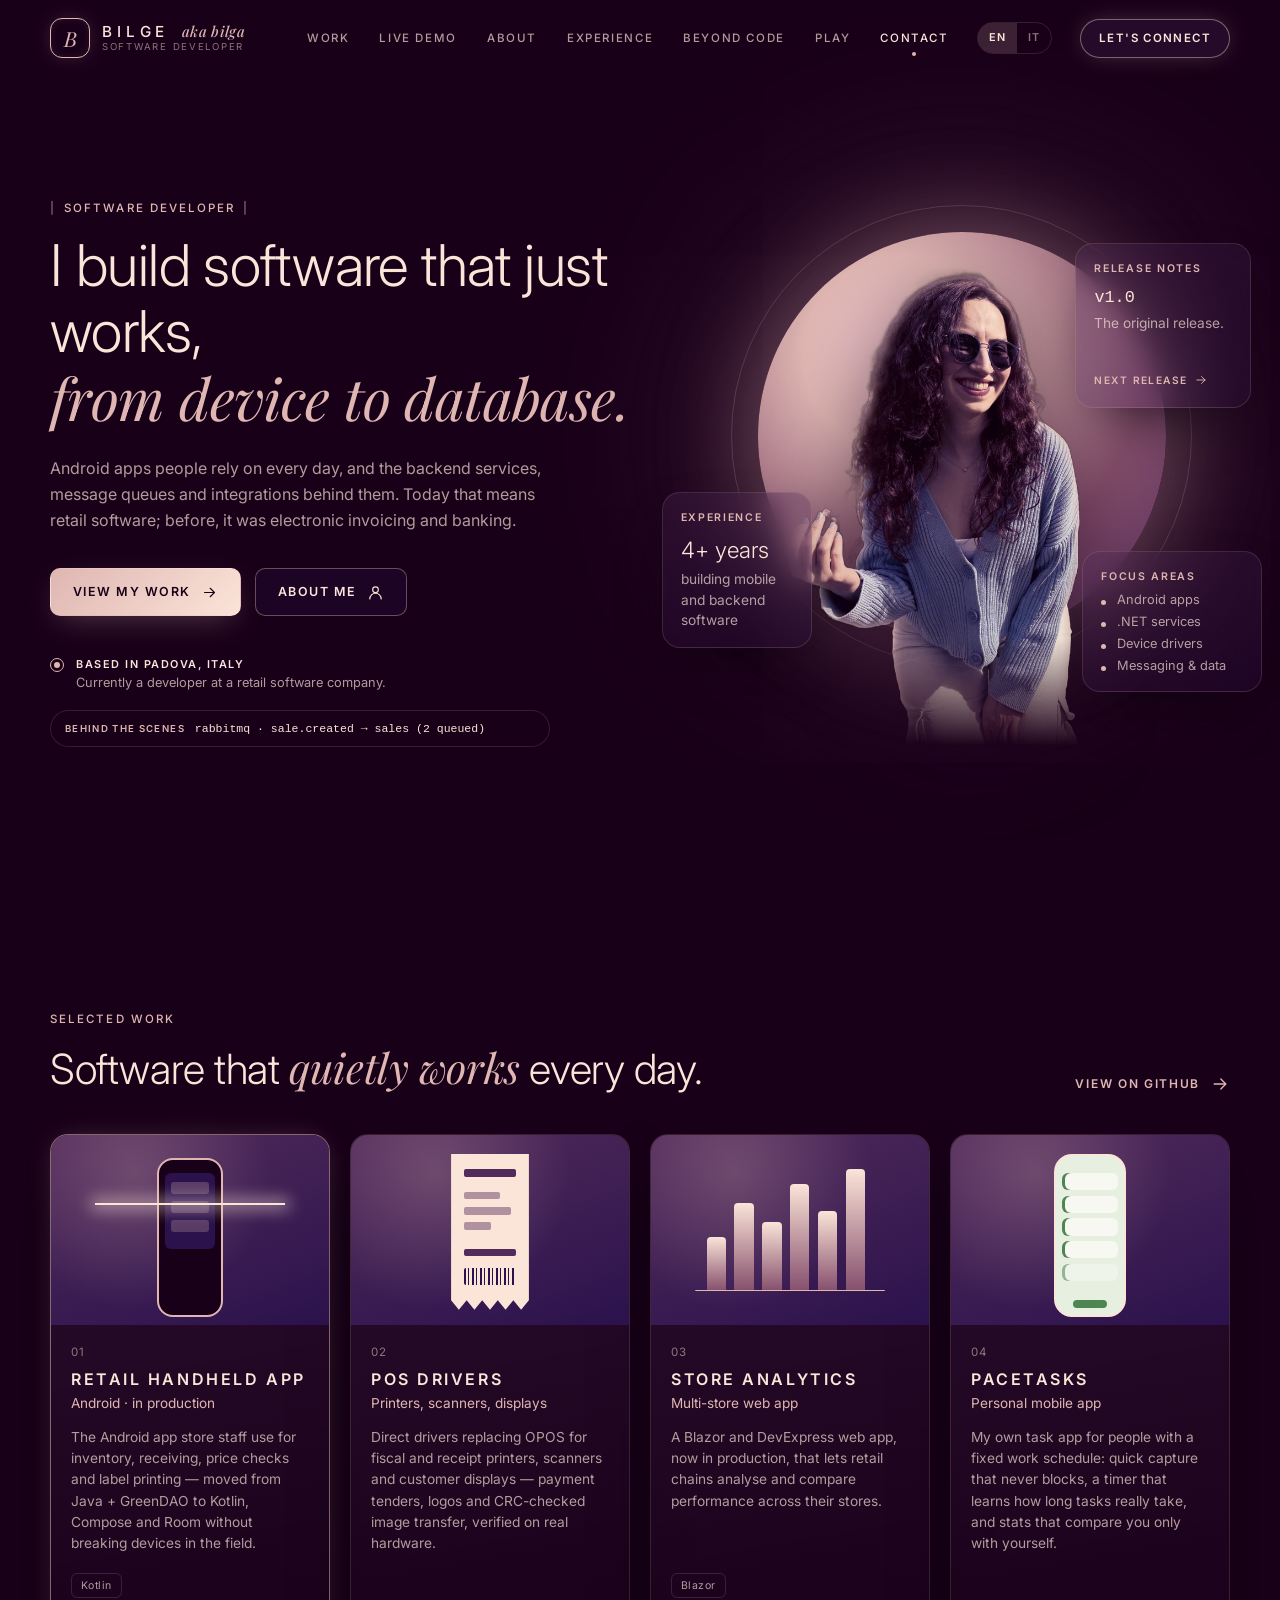
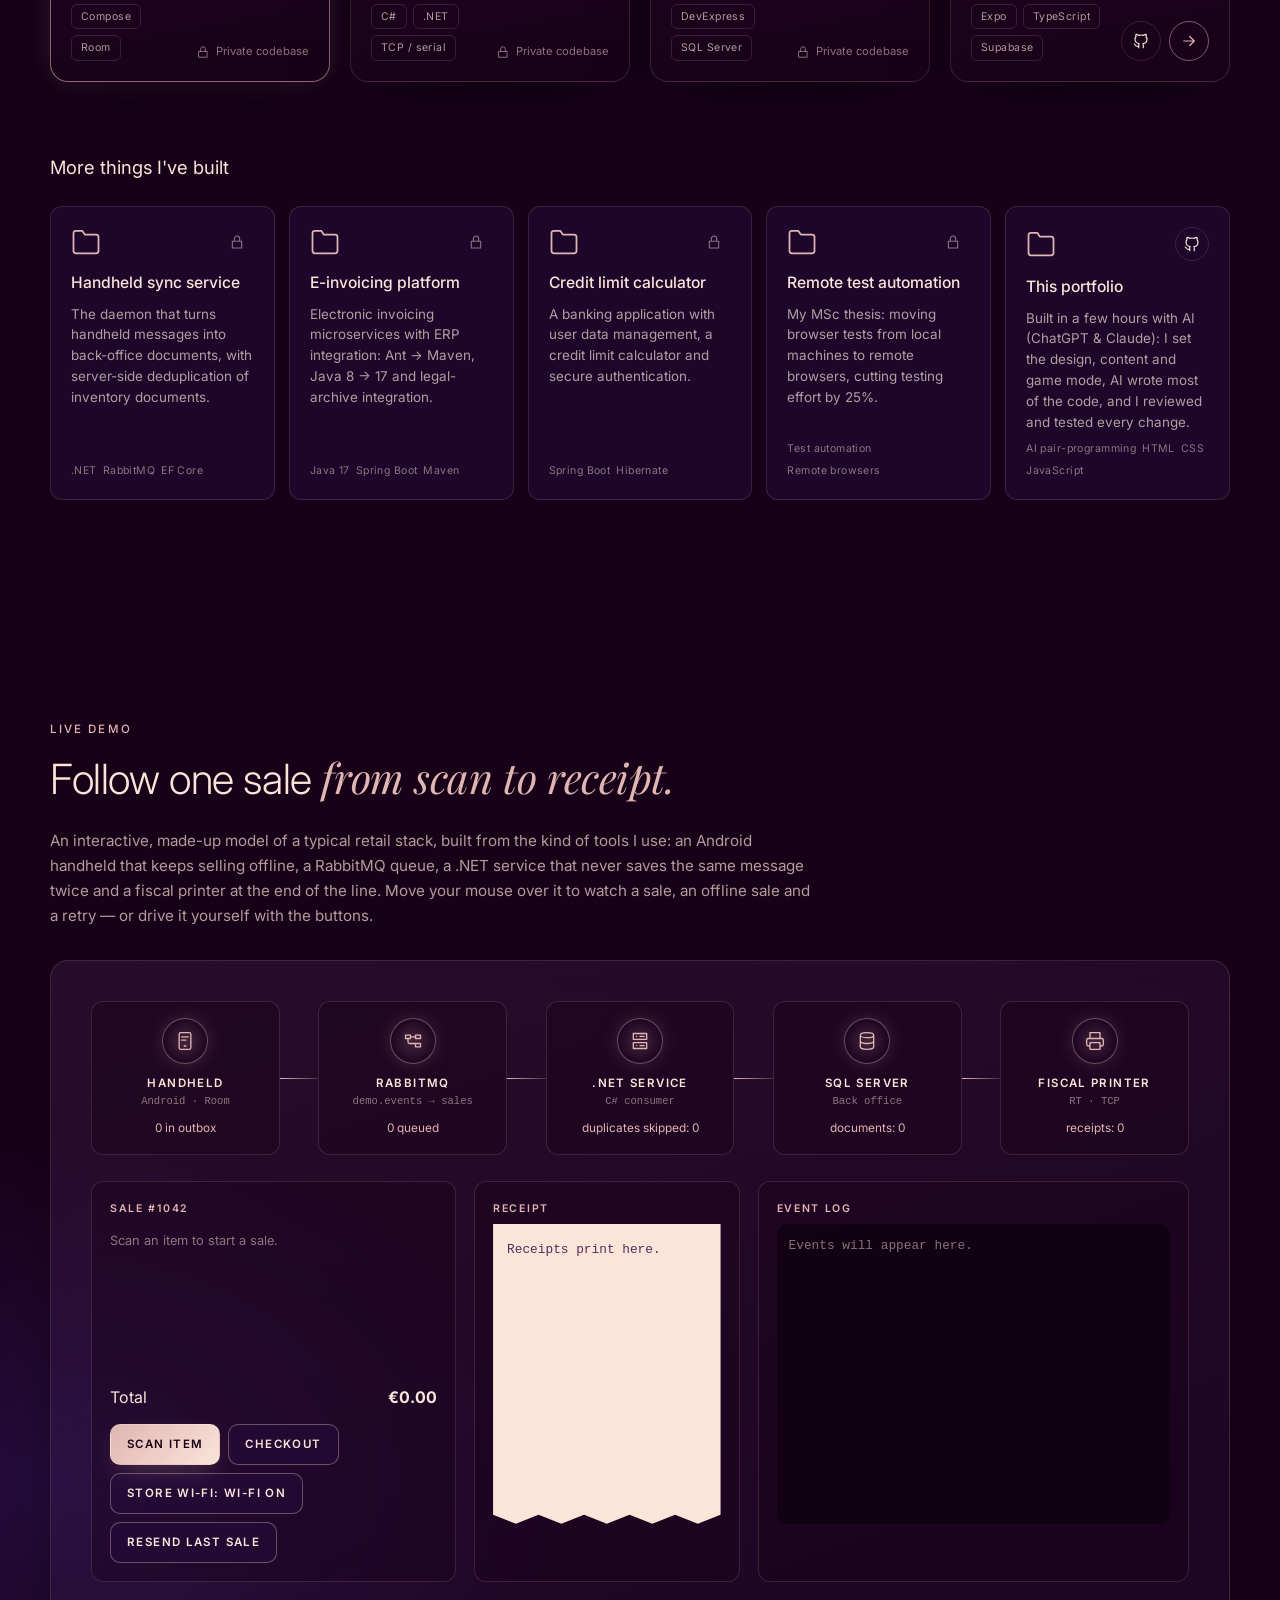
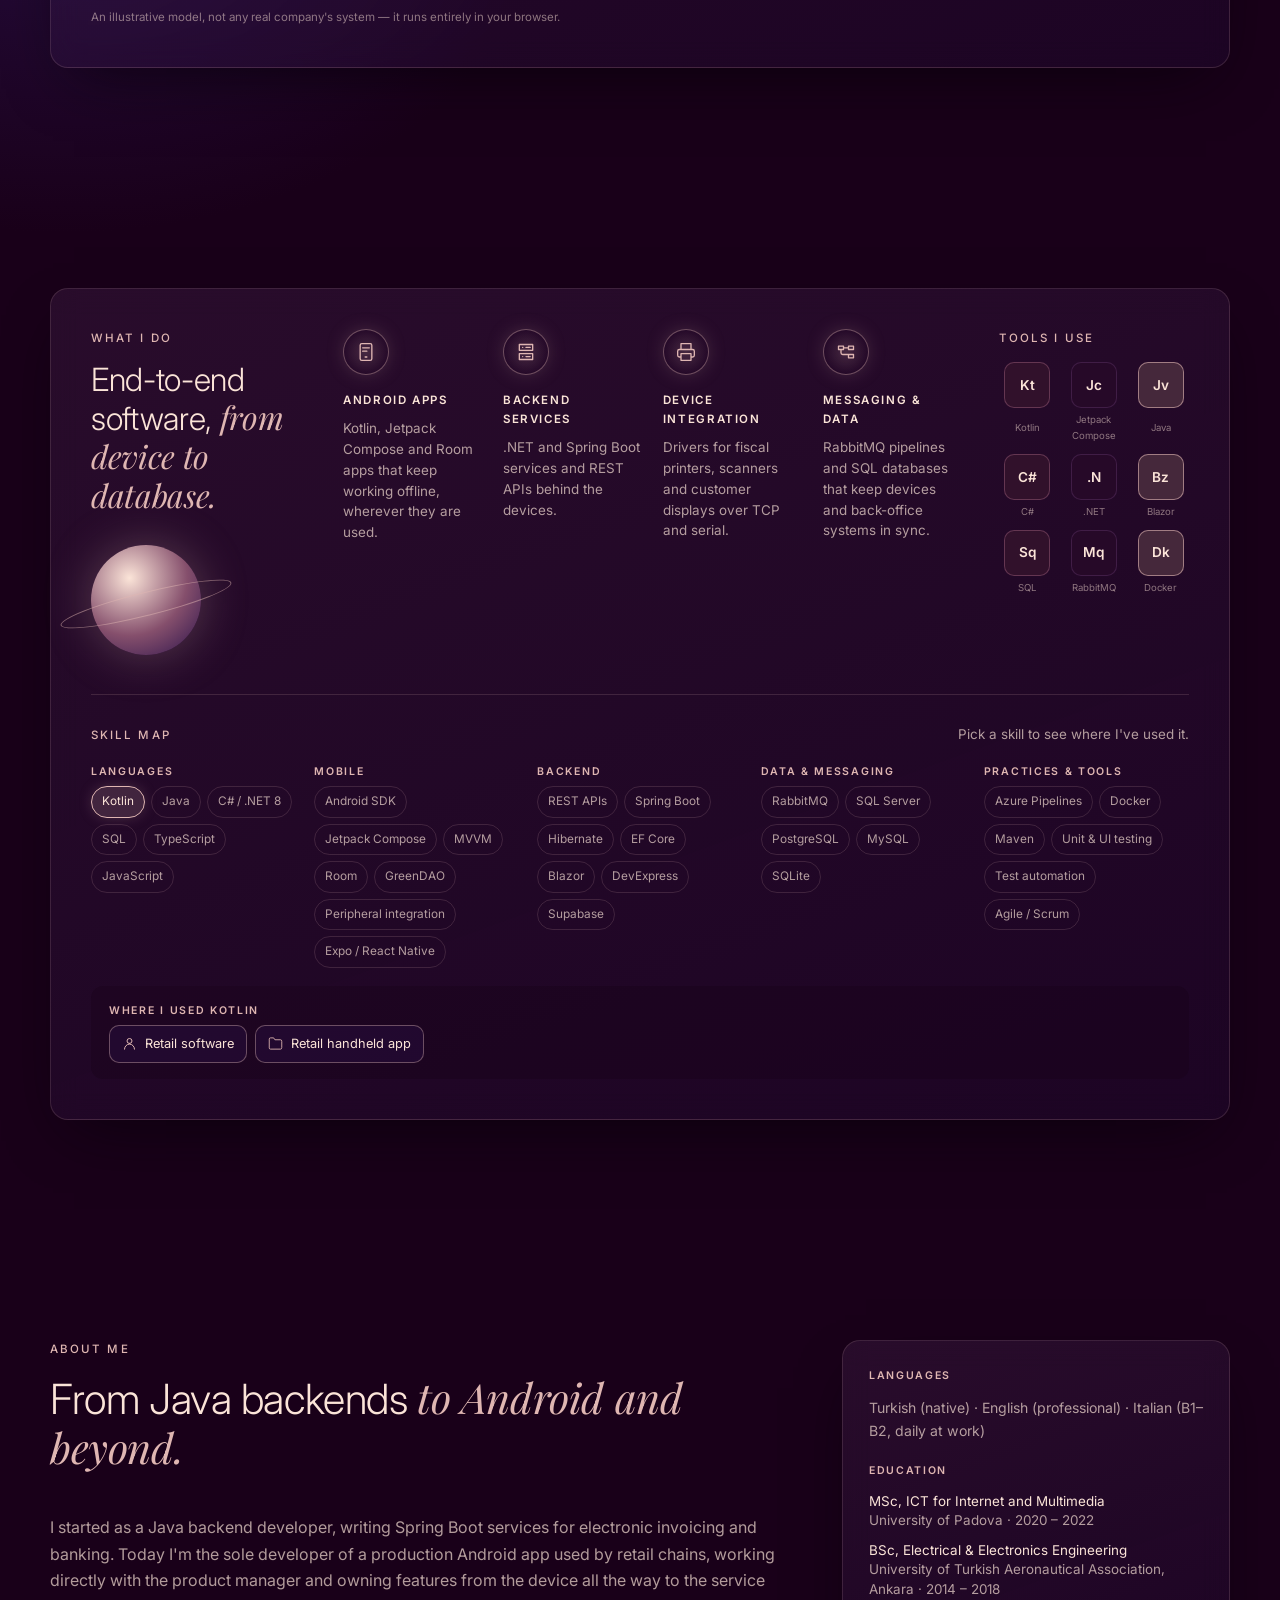
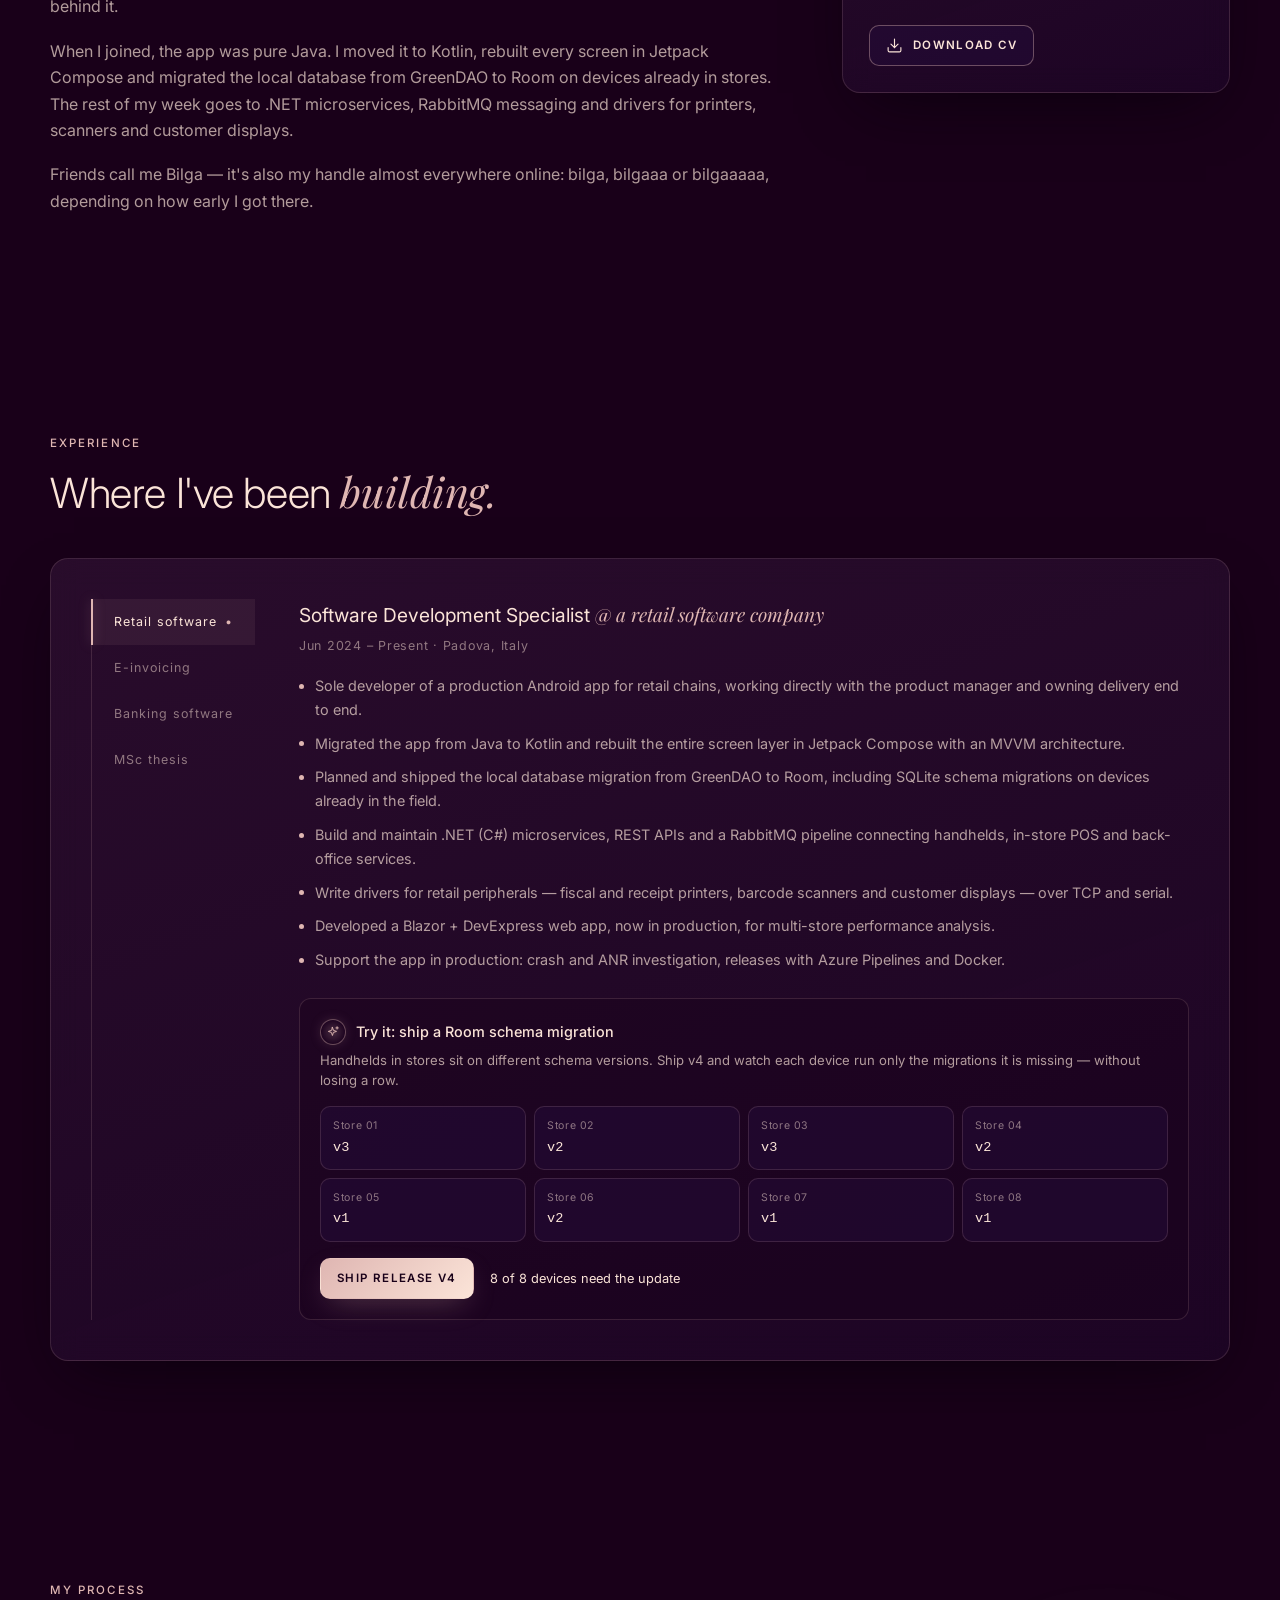
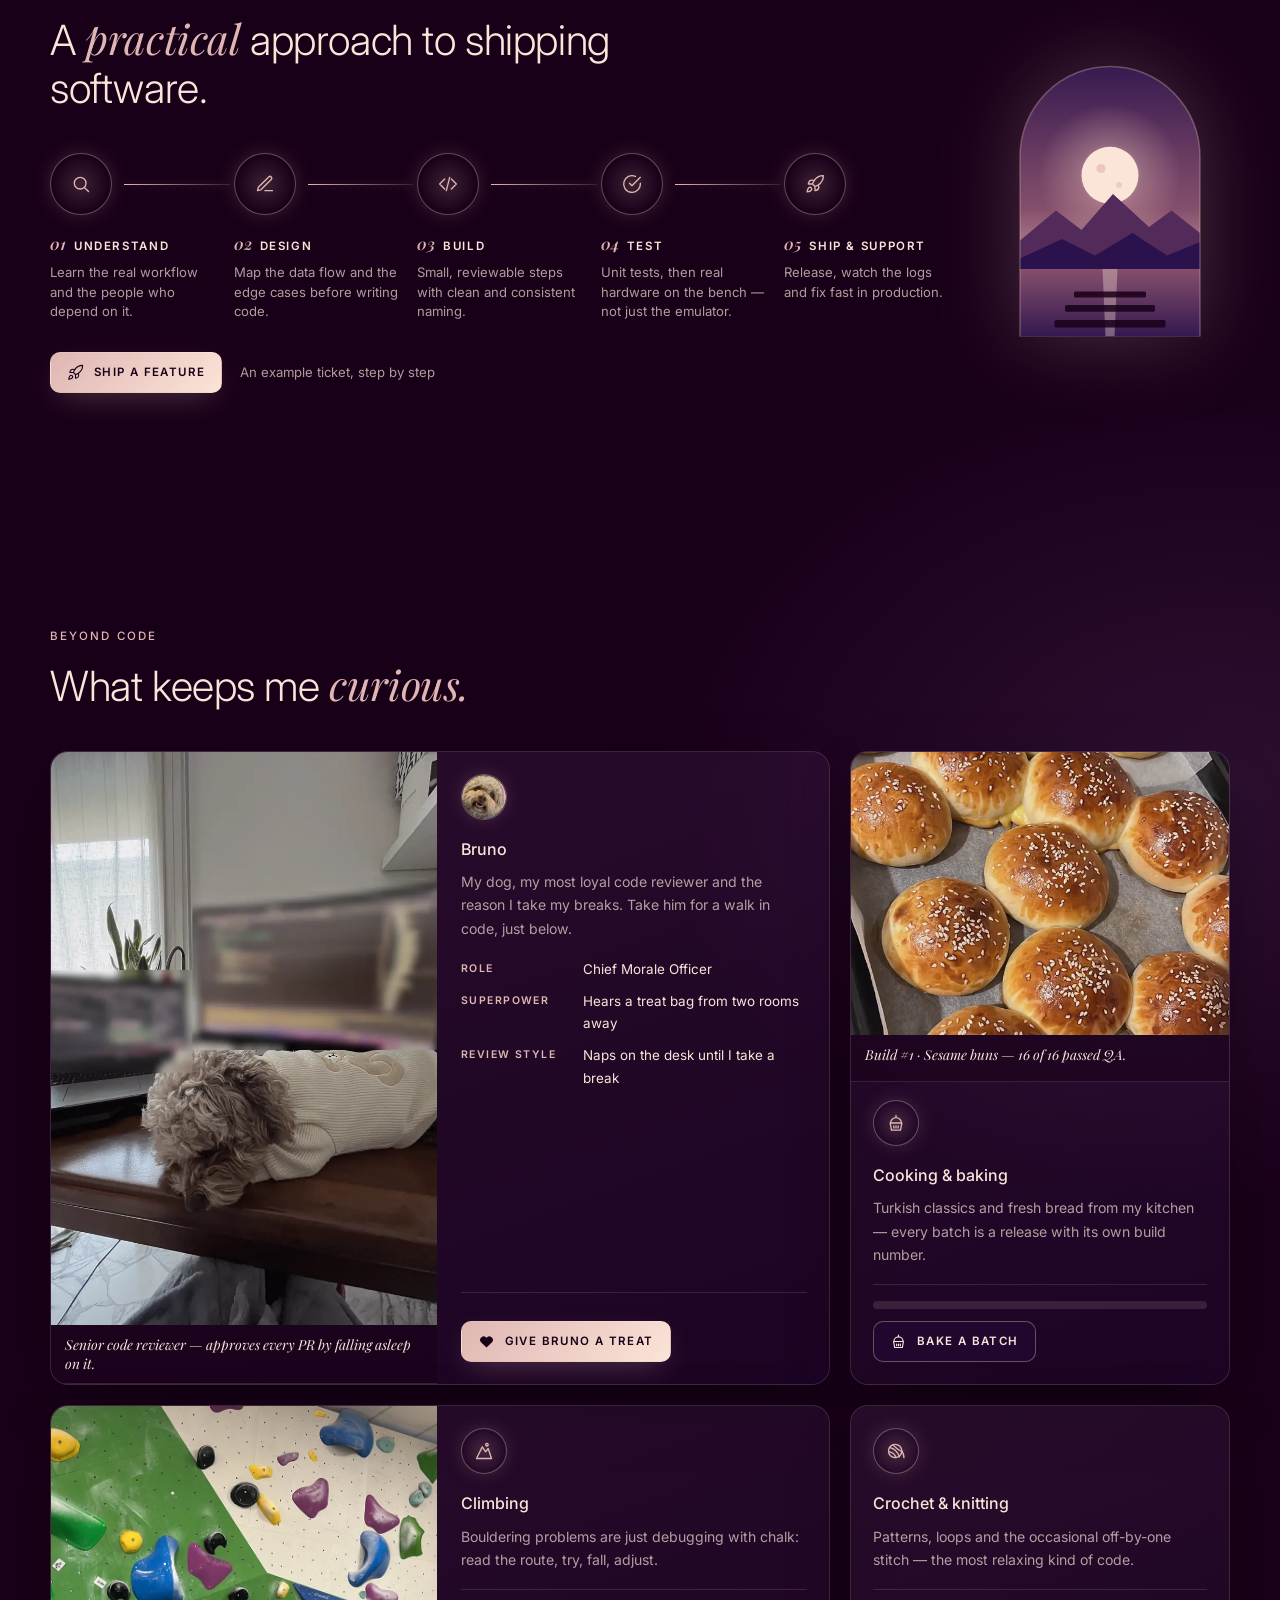
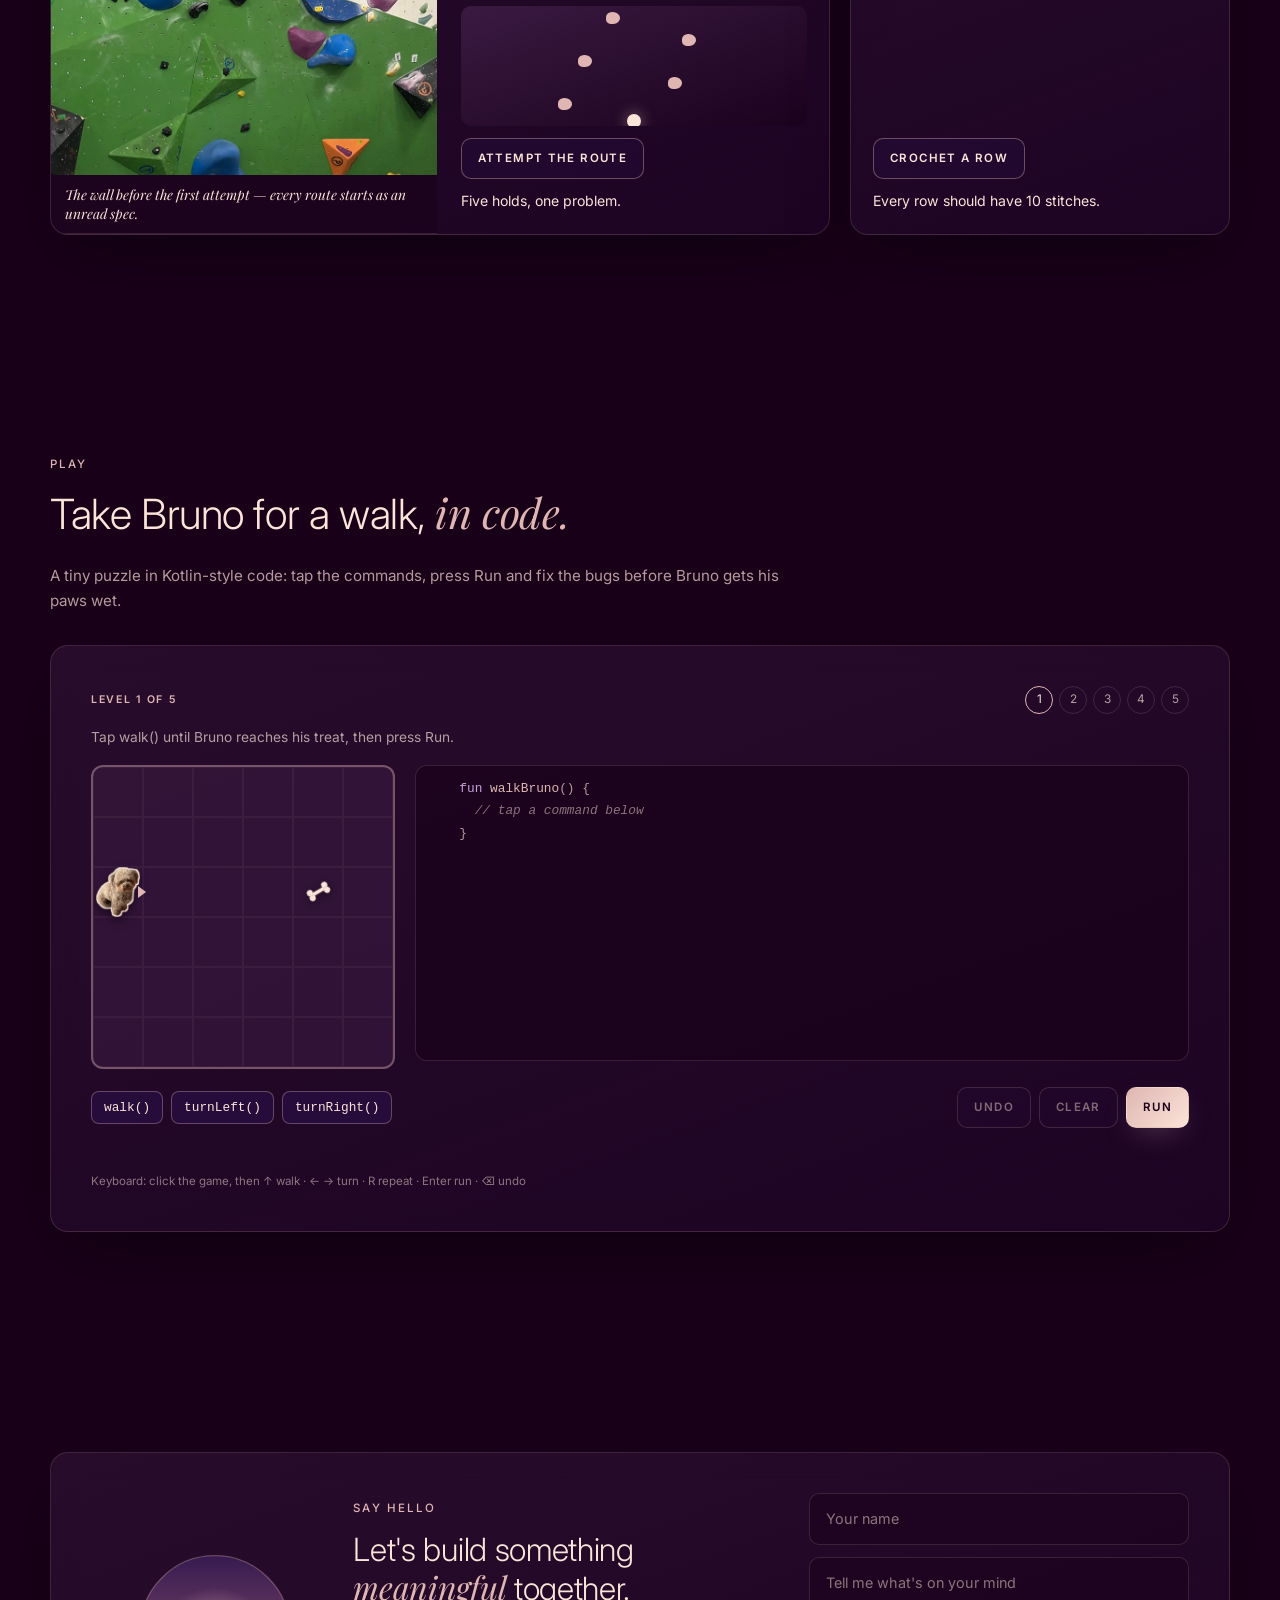
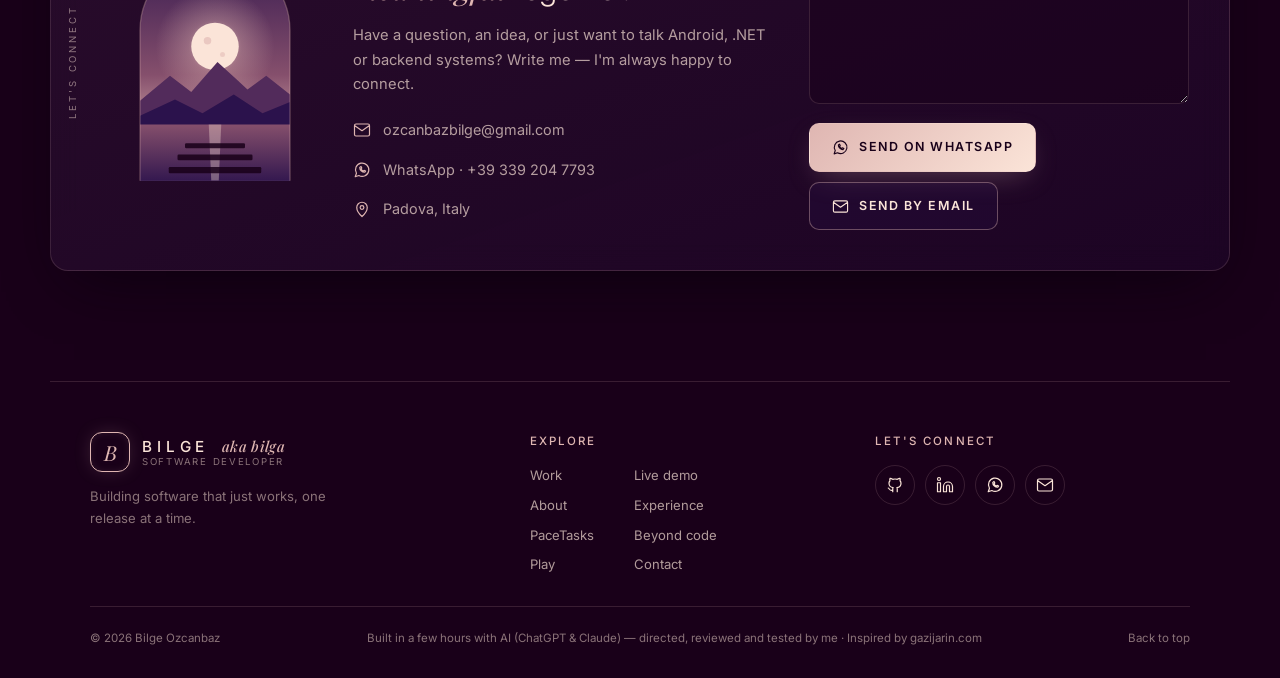
<file: index.html>
<!doctype html>
<html lang="en">
  <head>
    <meta charset="UTF-8" />
    <meta name="viewport" content="width=device-width, initial-scale=1.0" />
    <title>Bilge Ozcanbaz | Software Developer</title>
    <meta
      name="description"
      content="Bilge Ozcanbaz is a software developer in Padova, Italy, building Android apps, .NET and Java backend services, message queues and device integrations."
    />
    <meta name="theme-color" content="#190019" />
    <meta property="og:type" content="website" />
    <meta property="og:title" content="Bilge Ozcanbaz | Software Developer" />
    <meta property="og:description" content="Android, .NET and Java developer based in Padova, Italy." />
    <meta property="og:image" content="https://bilgalog.dev/assets/og-image.png" />
    <meta property="og:url" content="https://bilgalog.dev/" />
    <link rel="canonical" href="https://bilgalog.dev/" />
    <link rel="icon" type="image/svg+xml" href="assets/favicon.svg?v=20261029a" />
    <link rel="apple-touch-icon" href="assets/apple-touch-icon.png?v=20261029a" />
    <link rel="preconnect" href="https://fonts.googleapis.com" />
    <link rel="preconnect" href="https://fonts.gstatic.com" crossorigin />
    <link
      rel="stylesheet"
      href="https://fonts.googleapis.com/css2?family=Inter:wght@300;400;500;600&family=Playfair+Display:ital,wght@1,400;1,500&display=swap"
    />
    <link rel="stylesheet" href="styles.css?v=20261029a" />
    <script src="content.js?v=20261029a" defer></script>
    <script src="script.js?v=20261029a" defer></script>
    <script src="game-walk.js?v=20261029a" defer></script>
    <script src="simulations.js?v=20261029a" defer></script>
  </head>
  <body data-page="home">
    <a class="skip-link" href="#main">Skip to content</a>

    <header class="site-header" id="siteHeader">
      <a class="brand" href="#top" aria-label="Bilge Ozcanbaz" data-i18n-attr="title:brand.akaTitle">
        <span class="brand-mark" aria-hidden="true">B</span>
        <span class="brand-text">
          <span class="brand-name">Bilge <em class="brand-aka" data-i18n="brand.aka">aka bilga</em></span>
          <span class="brand-role" data-i18n="brand.role">Software developer</span>
        </span>
      </a>
      <button class="menu-toggle" id="menuToggle" type="button" aria-expanded="false" aria-controls="siteNav" data-i18n-attr="aria-label:nav.menu" aria-label="Open menu">
        <span></span><span></span><span></span>
      </button>
      <div class="header-panel" id="siteNav">
        <nav aria-label="Primary navigation" data-i18n-attr="aria-label:nav.label">
          <a href="#work" data-i18n="nav.work">Work</a>
          <a href="#lab" data-i18n="nav.lab">Live demo</a>
          <a href="#about" data-i18n="nav.about">About</a>
          <a href="#experience" data-i18n="nav.experience">Experience</a>
          <a href="#beyond" data-i18n="nav.beyond">Beyond code</a>
          <a href="#play" data-i18n="nav.play">Play</a>
          <a href="#contact" data-i18n="nav.contact">Contact</a>
        </nav>
        <div class="language-switch" role="group" aria-label="Language selector" data-i18n-attr="aria-label:language.label">
          <button class="language-option" type="button" data-language="en" aria-pressed="true">EN</button>
          <button class="language-option" type="button" data-language="it" aria-pressed="false">IT</button>
        </div>
        <a class="pill-button" href="#contact" data-i18n="nav.connect">Let's connect</a>
      </div>
    </header>

    <main id="main">
      <!-- Hero: headline left, toned portrait over a glowing moon with floating glass cards right. -->
      <section class="hero" id="top">
        <div class="hero-copy">
          <p class="eyebrow eyebrow-bracket reveal" data-i18n="hero.eyebrow">Software developer</p>
          <h1 class="display hero-title reveal">
            <span data-i18n="hero.titleStart">I build software that just works,</span>
            <em data-i18n="hero.titleAccent">from device to database.</em>
          </h1>
          <p class="hero-intro reveal" data-i18n="hero.intro"></p>
          <div class="hero-actions reveal">
            <a class="button button-primary" href="#work">
              <span data-i18n="hero.work">View my work</span>
              <svg class="icon" aria-hidden="true"><use href="assets/icons.svg#icon-arrow" /></svg>
            </a>
            <a class="button button-ghost" href="#about">
              <span data-i18n="hero.about">About me</span>
              <svg class="icon" aria-hidden="true"><use href="assets/icons.svg#icon-user" /></svg>
            </a>
          </div>
          <p class="status-line reveal">
            <span class="status-dot" aria-hidden="true"></span>
            <span>
              <strong data-i18n="hero.status">Based in Padova, Italy</strong>
              <span data-i18n="hero.statusSub">Currently a developer at a retail software company.</span>
            </span>
          </p>
          <p class="hero-ticker reveal" aria-hidden="true">
            <span class="hero-ticker-label" data-i18n="hero.tickerLabel">behind the scenes</span>
            <code class="hero-ticker-line" data-hero-ticker></code>
          </p>
        </div>

        <div class="hero-visual">
          <!-- On small screens the cards move below this photo so nothing covers it. -->
          <div class="hero-photo">
            <div class="moon" aria-hidden="true"></div>
            <div class="orbit" aria-hidden="true"></div>
            <!-- Portrait "releases": simulations.js swaps in the other looks from portraitLooks. -->
            <div class="portrait-stack" data-portrait-stack>
              <img class="portrait is-current" src="assets/portrait.webp" width="720" height="886" alt="Portrait of Bilge Ozcanbaz" data-i18n-attr="alt:hero.portraitAlt" />
            </div>
          </div>
          <div class="glass-card float-card card-experience">
            <p class="card-label" data-i18n="hero.cardExperienceLabel">Experience</p>
            <p class="card-value" data-i18n="hero.cardExperienceValue">4+ years</p>
            <p class="card-body" data-i18n="hero.cardExperienceBody"></p>
          </div>
          <div class="glass-card float-card card-craft card-release" data-release-card>
            <p class="card-label" data-i18n="hero.releaseLabel">release notes</p>
            <p class="release-version" data-release-version>v1.0</p>
            <p class="card-body release-note" data-release-note aria-live="polite"></p>
            <button class="release-next" type="button" data-release-next data-i18n-attr="aria-label:hero.releaseNextLabel" aria-label="Show the next version of me">
              <span data-i18n="hero.releaseNext">next release</span>
              <svg class="icon" aria-hidden="true"><use href="assets/icons.svg#icon-arrow" /></svg>
            </button>
          </div>
          <div class="glass-card float-card card-focus">
            <p class="card-label" data-i18n="hero.cardFocusLabel">Focus areas</p>
            <ul class="bullet-list" data-focus-list></ul>
          </div>
        </div>
      </section>

      <!-- Selected work: case-study cards, then smaller project cards. -->
      <section class="section" id="work" aria-labelledby="workTitle">
        <div class="section-head reveal">
          <div>
            <p class="eyebrow" data-i18n="work.eyebrow">Selected work</p>
            <h2 class="display section-title" id="workTitle">
              <span data-i18n="work.titleStart">Software that</span>
              <em data-i18n="work.titleAccent">quietly works</em>
              <span data-i18n="work.titleEnd">every day.</span>
            </h2>
          </div>
          <a class="text-link" href="https://github.com/bilgaaaaa" target="_blank" rel="noopener">
            <span data-i18n="work.viewAll">View on GitHub</span>
            <svg class="icon" aria-hidden="true"><use href="assets/icons.svg#icon-arrow" /></svg>
          </a>
        </div>
        <div class="case-grid" data-featured-list></div>
        <h3 class="subheading reveal" data-i18n="work.moreTitle">More things I've built</h3>
        <ul class="project-grid" data-project-grid></ul>
      </section>

      <!-- Live demo: an interactive scan → RabbitMQ → .NET → SQL → fiscal printer pipeline (simulations.js). -->
      <section class="section" id="lab" aria-labelledby="labTitle">
        <p class="eyebrow reveal" data-i18n="lab.eyebrow">Live demo</p>
        <h2 class="display section-title reveal" id="labTitle">
          <span data-i18n="lab.titleStart">Follow one sale</span>
          <em data-i18n="lab.titleAccent">from scan to receipt.</em>
        </h2>
        <p class="lab-lede reveal" data-i18n="lab.lede"></p>
        <div class="glass-panel lab reveal" data-lab></div>
      </section>

      <!-- What I do: intro, four service columns and tool tiles in one glass panel. -->
      <section class="section" aria-labelledby="servicesTitle">
        <div class="glass-panel services-panel reveal">
          <div class="services-intro">
            <p class="eyebrow" data-i18n="services.eyebrow">What I do</p>
            <h2 class="display panel-title" id="servicesTitle">
              <span data-i18n="services.titleStart">End-to-end software,</span>
              <em data-i18n="services.titleAccent">from device to database.</em>
            </h2>
            <div class="planet" aria-hidden="true"></div>
          </div>
          <ul class="services-list" data-services-list></ul>
          <div class="tools">
            <p class="eyebrow" data-i18n="services.tools">Tools I use</p>
            <ul class="tool-grid" data-tool-grid></ul>
          </div>
          <div class="skill-map" data-skill-map></div>
        </div>
      </section>

      <!-- About: story on the left, quick facts on the right. -->
      <section class="section" id="about" aria-labelledby="aboutTitle">
        <div class="about-grid">
          <div class="reveal">
            <p class="eyebrow" data-i18n="about.eyebrow">About me</p>
            <h2 class="display section-title" id="aboutTitle">
              <span data-i18n="about.titleStart">From Java backends</span>
              <em data-i18n="about.titleAccent">to Android and beyond.</em>
            </h2>
            <div class="prose">
              <p data-i18n="about.p1"></p>
              <p data-i18n="about.p2"></p>
              <p data-i18n="about.p3"></p>
            </div>
          </div>
          <aside class="glass-card facts reveal">
            <p class="card-label" data-i18n="about.languagesLabel">Languages</p>
            <p class="facts-text" data-languages></p>
            <p class="card-label" data-i18n="about.educationLabel">Education</p>
            <ul class="facts-list" data-education-list></ul>
            <a class="button button-ghost button-small" href="assets/cv/Bilge_Ozcanbaz_CV_EN.pdf" download data-cv-link>
              <svg class="icon" aria-hidden="true"><use href="assets/icons.svg#icon-download" /></svg>
              <span data-i18n="about.cv">Download CV</span>
            </a>
          </aside>
        </div>
      </section>

      <!-- Experience: company tabs with role details. -->
      <section class="section" id="experience" aria-labelledby="experienceTitle">
        <p class="eyebrow reveal" data-i18n="experience.eyebrow">Experience</p>
        <h2 class="display section-title reveal" id="experienceTitle">
          <span data-i18n="experience.titleStart">Where I've been</span>
          <em data-i18n="experience.titleAccent">building.</em>
        </h2>
        <div class="glass-panel experience reveal">
          <div class="tab-list" role="tablist" aria-orientation="vertical" data-i18n-attr="aria-label:experience.tabsLabel" data-tab-list></div>
          <div class="tab-panels" data-tab-panels></div>
        </div>
      </section>

      <!-- Process: five connected steps with the archway illustration. -->
      <section class="section process" aria-labelledby="processTitle">
        <div class="process-copy">
          <p class="eyebrow reveal" data-i18n="process.eyebrow">My process</p>
          <h2 class="display section-title reveal" id="processTitle">
            <span data-i18n="process.titleStart">A</span>
            <em data-i18n="process.titleAccent">practical</em>
            <span data-i18n="process.titleEnd">approach to shipping software.</span>
          </h2>
          <ol class="process-steps" data-process-steps></ol>
          <div class="process-run reveal" data-process-run></div>
        </div>
        <img class="arch-art reveal" src="assets/arch.svg" width="320" height="400" alt="" />
      </section>

      <!-- Beyond code: personal interests as glass cards. -->
      <section class="section" id="beyond" aria-labelledby="beyondTitle">
        <p class="eyebrow reveal" data-i18n="beyond.eyebrow">Beyond code</p>
        <h2 class="display section-title reveal" id="beyondTitle">
          <span data-i18n="beyond.titleStart">What keeps me</span>
          <em data-i18n="beyond.titleAccent">curious.</em>
        </h2>
        <ul class="beyond-grid" data-beyond-list></ul>
      </section>

      <!-- Play: Bruno's walk, a small coding puzzle that lives in the page (game-walk.js). -->
      <section class="section" id="play" aria-labelledby="playTitle">
        <p class="eyebrow reveal" data-i18n="play.eyebrow">Play</p>
        <h2 class="display section-title reveal" id="playTitle">
          <span data-i18n="play.titleStart">Take Bruno for a walk,</span>
          <em data-i18n="play.titleAccent">in code.</em>
        </h2>
        <p class="play-lede reveal" data-i18n="play.lede"></p>
        <div class="glass-panel walk-game reveal" data-walk-game></div>
      </section>

      <!-- Contact: archway art, direct channels and a message form that opens WhatsApp or email. -->
      <section class="section" id="contact" aria-labelledby="contactTitle">
        <div class="glass-panel contact-panel reveal">
          <p class="contact-side" data-i18n="contact.side" aria-hidden="true">Let's connect</p>
          <img class="contact-art" src="assets/arch.svg" width="320" height="400" alt="" />
          <div class="contact-copy">
            <p class="eyebrow" data-i18n="contact.eyebrow">Say hello</p>
            <h2 class="display panel-title" id="contactTitle">
              <span data-i18n="contact.titleStart">Let's build something</span>
              <em data-i18n="contact.titleAccent">meaningful</em>
              <span data-i18n="contact.titleEnd">together.</span>
            </h2>
            <p class="contact-body" data-i18n="contact.body"></p>
            <ul class="contact-list" data-contact-list></ul>
          </div>
          <form class="contact-form" data-contact-form novalidate>
            <label class="field">
              <span class="sr-only" data-i18n="contact.nameLabel">Your name</span>
              <input type="text" name="name" autocomplete="name" data-i18n-attr="placeholder:contact.nameLabel" placeholder="Your name" />
            </label>
            <label class="field">
              <span class="sr-only" data-i18n="contact.messageLabel">Your message</span>
              <textarea name="message" rows="5" data-i18n-attr="placeholder:contact.messagePlaceholder" placeholder="Tell me what's on your mind"></textarea>
            </label>
            <div class="form-actions">
              <button class="button button-primary" type="submit" data-send="whatsapp">
                <svg class="icon" aria-hidden="true"><use href="assets/icons.svg#icon-whatsapp" /></svg>
                <span data-i18n="contact.sendWhatsapp">Send on WhatsApp</span>
              </button>
              <button class="button button-ghost" type="submit" data-send="email">
                <svg class="icon" aria-hidden="true"><use href="assets/icons.svg#icon-mail" /></svg>
                <span data-i18n="contact.sendEmail">Send by email</span>
              </button>
            </div>
          </form>
        </div>
      </section>
    </main>

    <footer class="site-footer">
      <div class="footer-brand">
        <a class="brand" href="#top" aria-label="Bilge Ozcanbaz" data-i18n-attr="title:brand.akaTitle">
          <span class="brand-mark" aria-hidden="true">B</span>
          <span class="brand-text">
            <span class="brand-name">Bilge <em class="brand-aka" data-i18n="brand.aka">aka bilga</em></span>
            <span class="brand-role" data-i18n="brand.role">Software developer</span>
          </span>
        </a>
        <p data-i18n="footer.tagline"></p>
      </div>
      <div class="footer-col">
        <p class="eyebrow" data-i18n="footer.explore">Explore</p>
        <nav class="footer-links" aria-label="Footer">
          <a href="#work" data-i18n="nav.work">Work</a>
          <a href="#lab" data-i18n="nav.lab">Live demo</a>
          <a href="#about" data-i18n="nav.about">About</a>
          <a href="#experience" data-i18n="nav.experience">Experience</a>
          <a href="pacetasks.html">PaceTasks</a>
          <a href="#beyond" data-i18n="nav.beyond">Beyond code</a>
          <a href="#play" data-i18n="nav.play">Play</a>
          <a href="#contact" data-i18n="nav.contact">Contact</a>
        </nav>
      </div>
      <div class="footer-col">
        <p class="eyebrow" data-i18n="footer.connect">Let's connect</p>
        <ul class="social-list" data-social-list></ul>
      </div>
      <div class="footer-bottom">
        <span data-i18n="footer.rights">© 2026 Bilge Ozcanbaz</span>
        <span data-i18n="footer.credit">Inspired by gazijarin.com</span>
        <a href="#top" data-i18n="footer.top">Back to top</a>
      </div>
    </footer>
  </body>
</html>
</file>
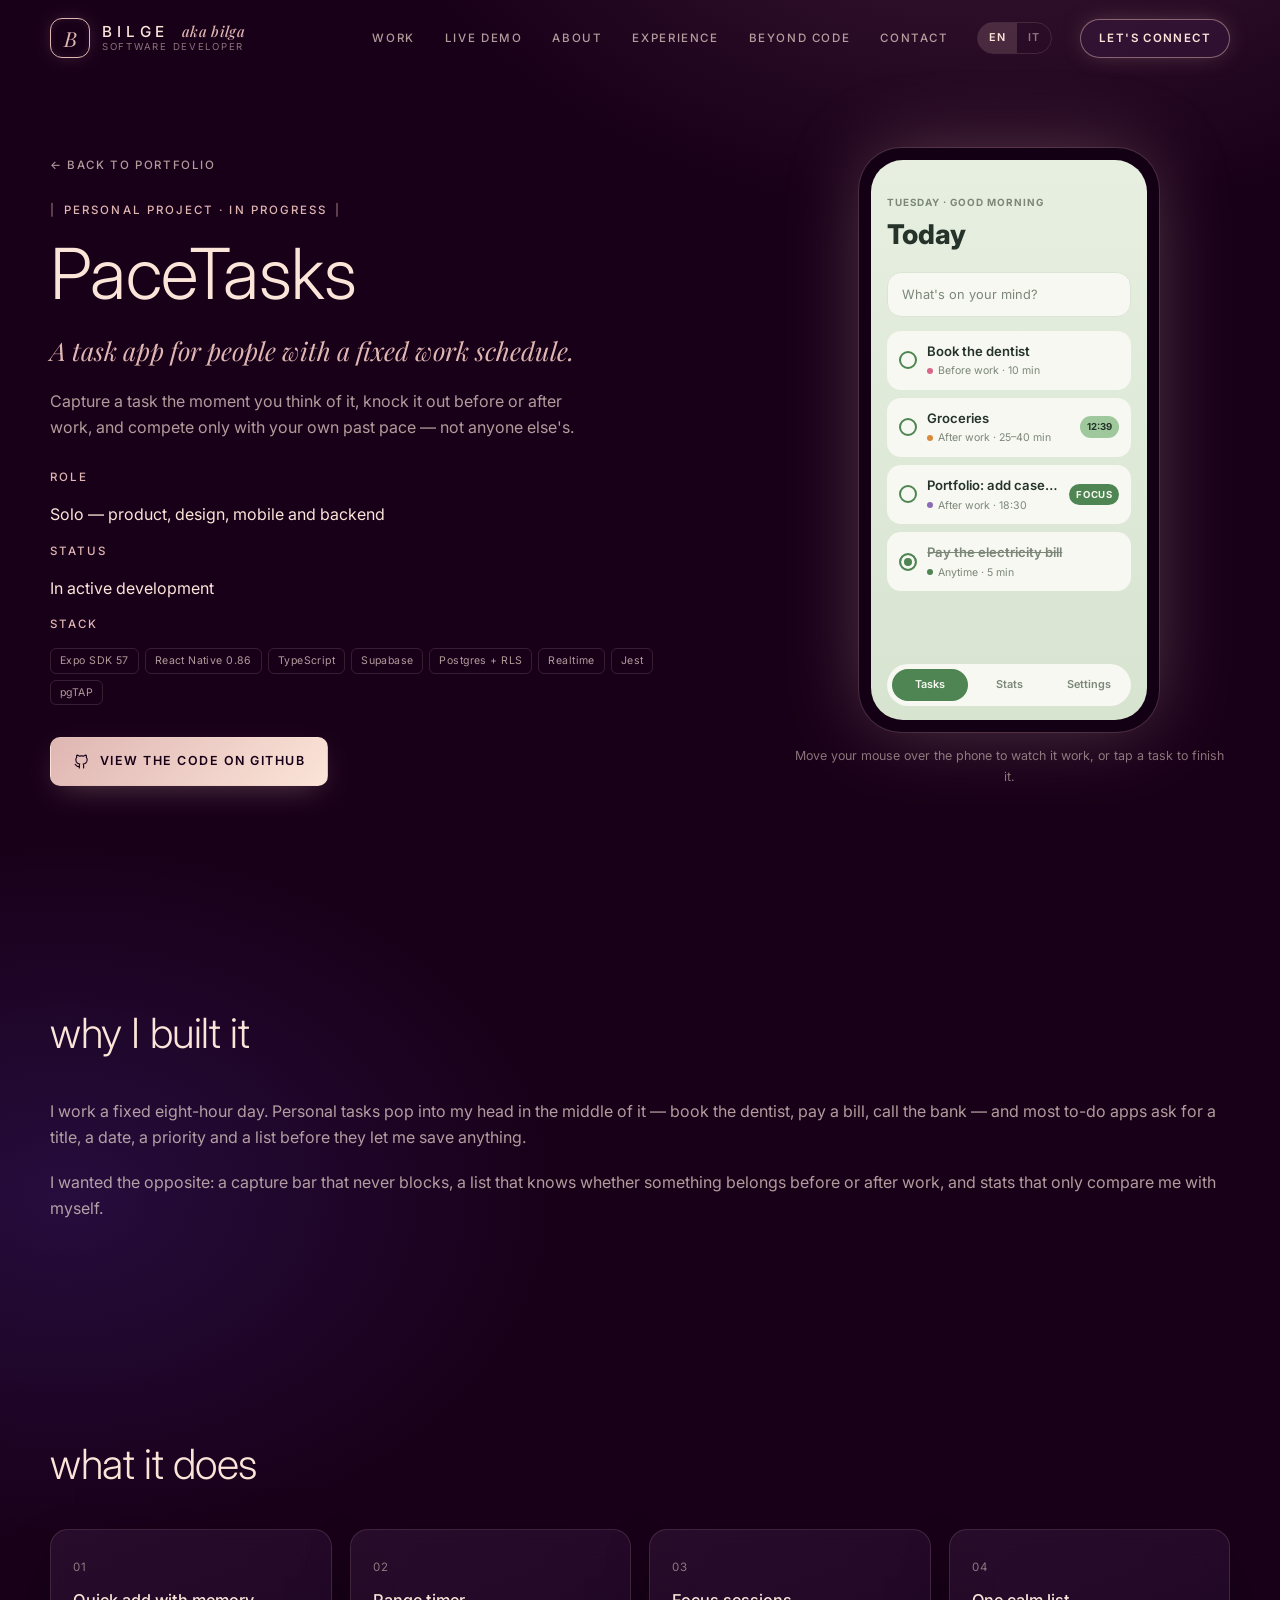
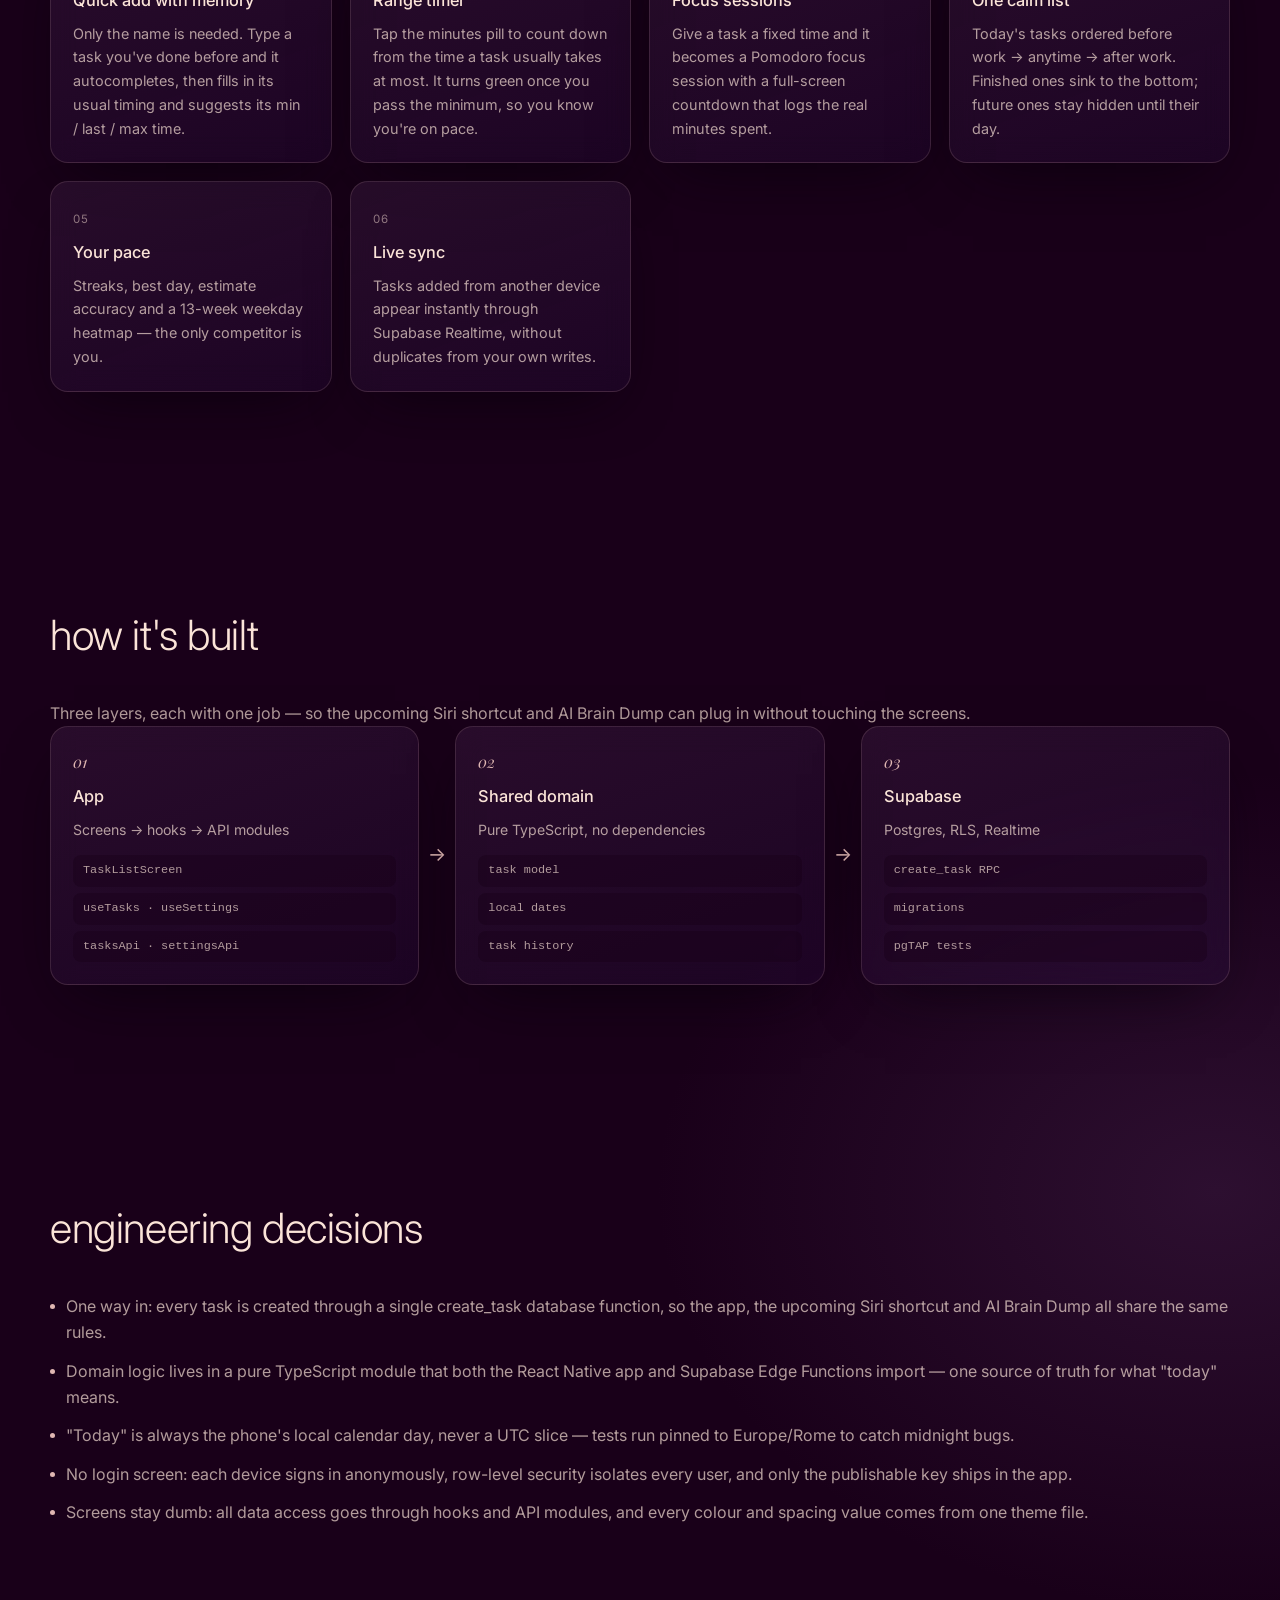
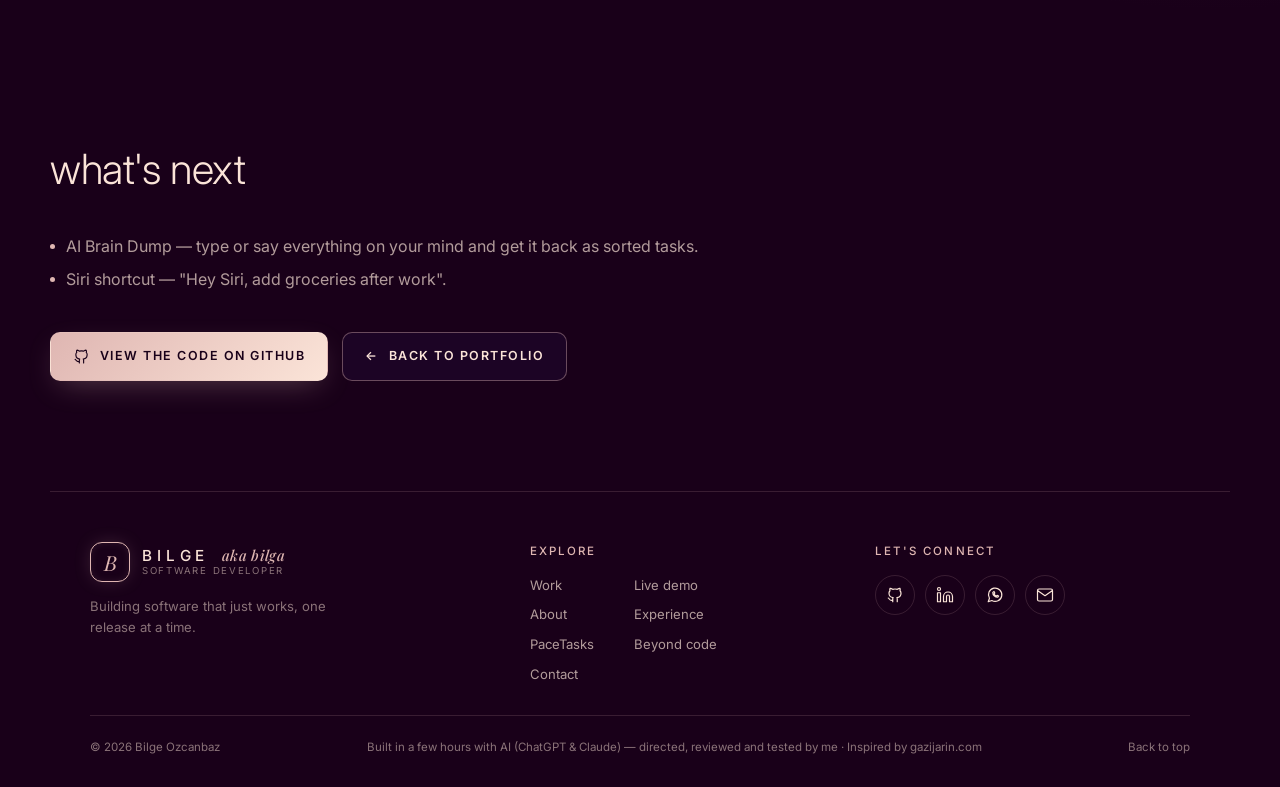
<file: pacetasks.html>
<!doctype html>
<html lang="en">
  <head>
    <meta charset="UTF-8" />
    <meta name="viewport" content="width=device-width, initial-scale=1.0" />
    <title>PaceTasks — case study | Bilge Ozcanbaz</title>
    <meta
      name="description"
      content="PaceTasks: a task app for people with a fixed work schedule, built by Bilge Ozcanbaz with Expo, React Native, TypeScript and Supabase."
    />
    <meta name="theme-color" content="#190019" />
    <meta property="og:type" content="article" />
    <meta property="og:title" content="PaceTasks — case study" />
    <meta property="og:description" content="A task app for people with a fixed work schedule." />
    <meta property="og:image" content="https://bilgalog.dev/assets/og-image.png" />
    <meta property="og:url" content="https://bilgalog.dev/pacetasks.html" />
    <link rel="canonical" href="https://bilgalog.dev/pacetasks.html" />
    <link rel="icon" type="image/svg+xml" href="assets/favicon.svg?v=20261029a" />
    <link rel="apple-touch-icon" href="assets/apple-touch-icon.png?v=20261029a" />
    <link rel="preconnect" href="https://fonts.googleapis.com" />
    <link rel="preconnect" href="https://fonts.gstatic.com" crossorigin />
    <link
      rel="stylesheet"
      href="https://fonts.googleapis.com/css2?family=Inter:wght@300;400;500;600&family=Playfair+Display:ital,wght@1,400;1,500&display=swap"
    />
    <link rel="stylesheet" href="styles.css?v=20261029a" />
    <script src="content.js?v=20261029a" defer></script>
    <script src="script.js?v=20261029a" defer></script>
    <script src="simulations.js?v=20261029a" defer></script>
  </head>
  <body data-page="pacetasks" data-meta-prefix="pt.meta">
    <a class="skip-link" href="#main">Skip to content</a>

    <header class="site-header" id="siteHeader">
      <a class="brand" href="index.html" aria-label="Bilge Ozcanbaz" data-i18n-attr="title:brand.akaTitle">
        <span class="brand-mark" aria-hidden="true">B</span>
        <span class="brand-text">
          <span class="brand-name">Bilge <em class="brand-aka" data-i18n="brand.aka">aka bilga</em></span>
          <span class="brand-role" data-i18n="brand.role">Software developer</span>
        </span>
      </a>
      <button class="menu-toggle" id="menuToggle" type="button" aria-expanded="false" aria-controls="siteNav" data-i18n-attr="aria-label:nav.menu" aria-label="Open menu">
        <span></span><span></span><span></span>
      </button>
      <div class="header-panel" id="siteNav">
        <nav aria-label="Primary navigation" data-i18n-attr="aria-label:nav.label">
          <a href="index.html#work" data-i18n="nav.work">Work</a>
          <a href="index.html#lab" data-i18n="nav.lab">Live demo</a>
          <a href="index.html#about" data-i18n="nav.about">About</a>
          <a href="index.html#experience" data-i18n="nav.experience">Experience</a>
          <a href="index.html#beyond" data-i18n="nav.beyond">Beyond code</a>
          <a href="index.html#contact" data-i18n="nav.contact">Contact</a>
        </nav>
        <div class="language-switch" role="group" aria-label="Language selector" data-i18n-attr="aria-label:language.label">
          <button class="language-option" type="button" data-language="en" aria-pressed="true">EN</button>
          <button class="language-option" type="button" data-language="it" aria-pressed="false">IT</button>
        </div>
        <a class="pill-button" href="index.html#contact" data-i18n="nav.connect">Let's connect</a>
      </div>
    </header>

    <main id="main">
      <!-- Hero: project summary and facts on the left, illustrated app screen on the right. -->
      <section class="pt-hero">
        <div>
          <a class="back-link" href="index.html#work">← <span data-i18n="pt.back">Back to portfolio</span></a>
          <p class="eyebrow eyebrow-bracket" data-i18n="pt.eyebrow">Personal project · in progress</p>
          <h1 class="display pt-name">PaceTasks</h1>
          <p class="pt-tagline" data-i18n="pt.tagline">A task app for people with a fixed work schedule.</p>
          <p class="hero-intro pt-intro" data-i18n="pt.intro"></p>
          <dl class="pt-facts">
            <div>
              <dt class="eyebrow" data-i18n="pt.roleLabel">Role</dt>
              <dd data-i18n="pt.roleValue"></dd>
            </div>
            <div>
              <dt class="eyebrow" data-i18n="pt.statusLabel">Status</dt>
              <dd data-i18n="pt.statusValue"></dd>
            </div>
            <div>
              <dt class="eyebrow" data-i18n="pt.stackLabel">Stack</dt>
              <dd><ul class="tag-list pt-stack" data-pt-stack></ul></dd>
            </div>
          </dl>
          <a class="button button-primary" href="https://github.com/bilgaaaaa/pacetasks" target="_blank" rel="noopener" data-pt-repo>
            <svg class="icon" aria-hidden="true"><use href="assets/icons.svg#icon-github" /></svg>
            <span data-i18n="pt.cta">View the code on GitHub</span>
          </a>
        </div>
        <div class="pt-phone-wrap">
          <div class="phone" role="group" aria-label="PaceTasks today screen, interactive" data-i18n-attr="aria-label:pt.mockupLabel" data-phone-mockup></div>
          <p class="pt-mockup-hint" data-i18n="pt.mockupHint">Move your mouse over the phone to watch it work, or tap a task to finish it.</p>
        </div>
      </section>

      <section class="section" aria-labelledby="ptProblemTitle">
        <h2 class="display section-title reveal" id="ptProblemTitle" data-i18n="pt.problemTitle">why I built it</h2>
        <div class="prose reveal">
          <p data-i18n="pt.problem1"></p>
          <p data-i18n="pt.problem2"></p>
        </div>
      </section>

      <section class="section" aria-labelledby="ptFeaturesTitle">
        <h2 class="display section-title reveal" id="ptFeaturesTitle" data-i18n="pt.featuresTitle">what it does</h2>
        <ul class="pt-features" data-pt-features></ul>
      </section>

      <section class="section" aria-labelledby="ptArchitectureTitle">
        <h2 class="display section-title reveal" id="ptArchitectureTitle" data-i18n="pt.architectureTitle">how it's built</h2>
        <p class="prose reveal" data-i18n="pt.architectureLede"></p>
        <ol class="pt-layers" data-pt-layers></ol>
      </section>

      <section class="section" aria-labelledby="ptDecisionsTitle">
        <h2 class="display section-title reveal" id="ptDecisionsTitle" data-i18n="pt.decisionsTitle">engineering decisions</h2>
        <ul class="bullet-list pt-decisions reveal" data-pt-decisions></ul>
      </section>

      <section class="section" aria-labelledby="ptNextTitle">
        <h2 class="display section-title reveal" id="ptNextTitle" data-i18n="pt.nextTitle">what's next</h2>
        <ul class="bullet-list reveal" data-pt-next></ul>
        <div class="pt-footer-actions reveal">
          <a class="button button-primary" href="https://github.com/bilgaaaaa/pacetasks" target="_blank" rel="noopener" data-pt-repo>
            <svg class="icon" aria-hidden="true"><use href="assets/icons.svg#icon-github" /></svg>
            <span data-i18n="pt.cta">View the code on GitHub</span>
          </a>
          <a class="button button-ghost" href="index.html#work">← <span data-i18n="pt.back">Back to portfolio</span></a>
        </div>
      </section>
    </main>

    <footer class="site-footer">
      <div class="footer-brand">
        <a class="brand" href="index.html" aria-label="Bilge Ozcanbaz" data-i18n-attr="title:brand.akaTitle">
          <span class="brand-mark" aria-hidden="true">B</span>
          <span class="brand-text">
            <span class="brand-name">Bilge <em class="brand-aka" data-i18n="brand.aka">aka bilga</em></span>
            <span class="brand-role" data-i18n="brand.role">Software developer</span>
          </span>
        </a>
        <p data-i18n="footer.tagline"></p>
      </div>
      <div class="footer-col">
        <p class="eyebrow" data-i18n="footer.explore">Explore</p>
        <nav class="footer-links" aria-label="Footer">
          <a href="index.html#work" data-i18n="nav.work">Work</a>
          <a href="index.html#lab" data-i18n="nav.lab">Live demo</a>
          <a href="index.html#about" data-i18n="nav.about">About</a>
          <a href="index.html#experience" data-i18n="nav.experience">Experience</a>
          <a href="pacetasks.html">PaceTasks</a>
          <a href="index.html#beyond" data-i18n="nav.beyond">Beyond code</a>
          <a href="index.html#contact" data-i18n="nav.contact">Contact</a>
        </nav>
      </div>
      <div class="footer-col">
        <p class="eyebrow" data-i18n="footer.connect">Let's connect</p>
        <ul class="social-list" data-social-list></ul>
      </div>
      <div class="footer-bottom">
        <span data-i18n="footer.rights">© 2026 Bilge Ozcanbaz</span>
        <span data-i18n="footer.credit">Inspired by gazijarin.com</span>
        <a href="#main" data-i18n="footer.top">Back to top</a>
      </div>
    </footer>
  </body>
</html>
</file>
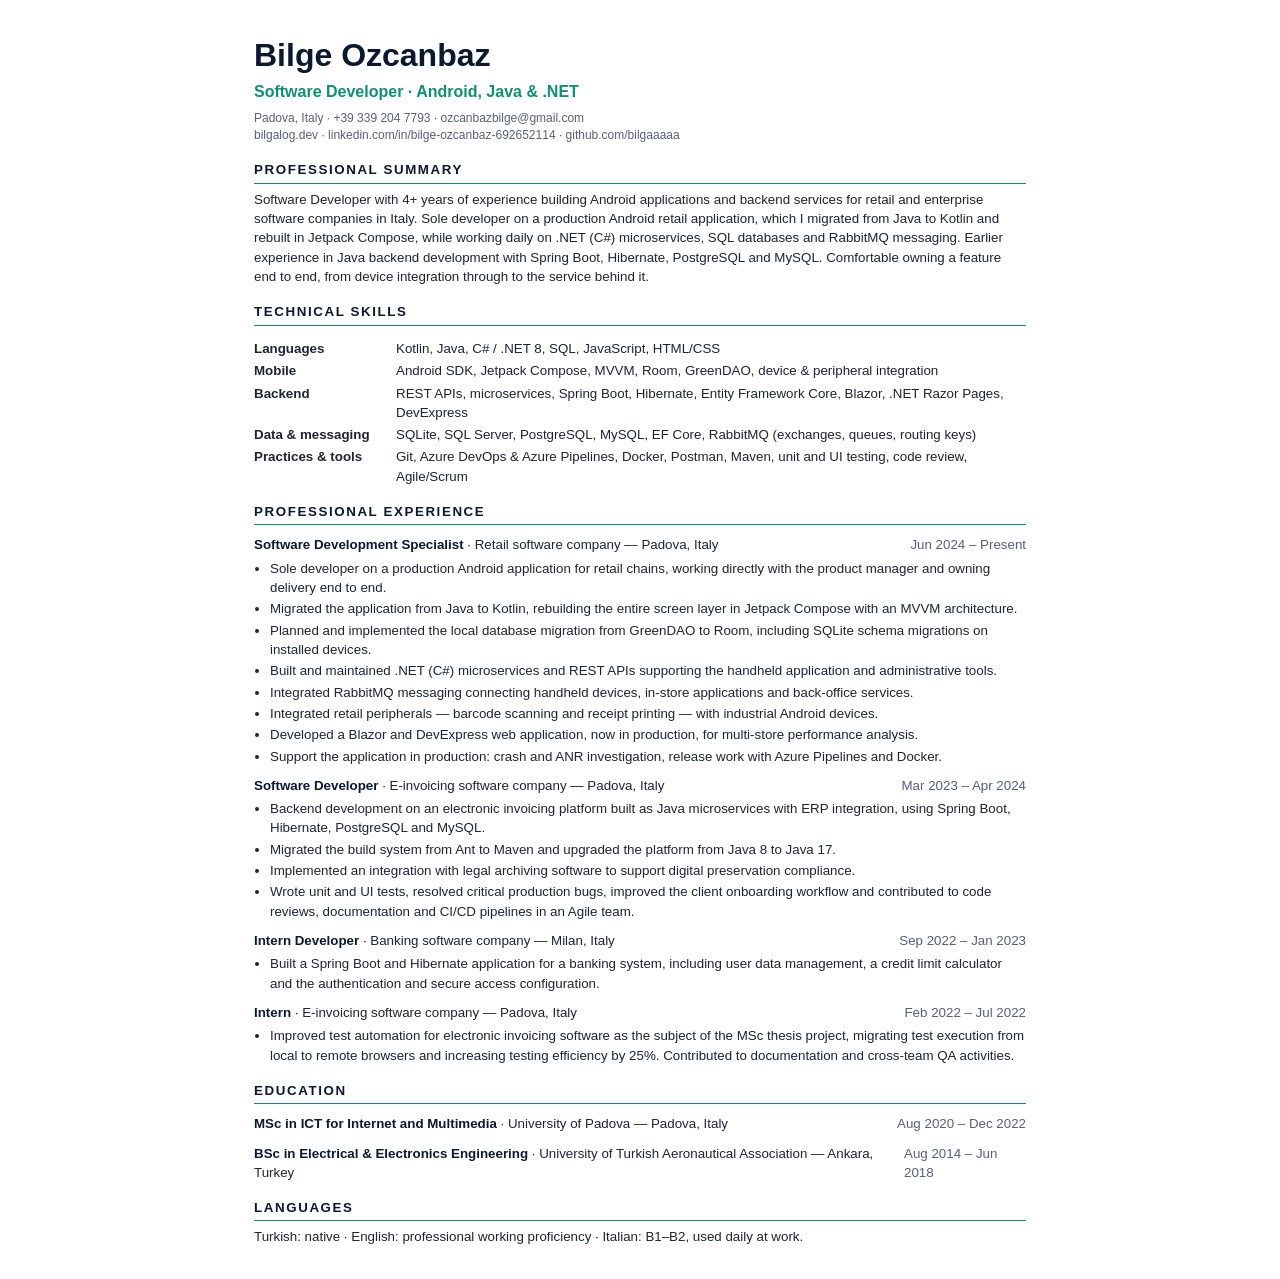
<file: assets/cv/Bilge_Ozcanbaz_CV_EN.html>
<!doctype html>
<html lang="en">
<head>
<meta charset="UTF-8" />
<meta name="viewport" content="width=device-width, initial-scale=1.0" />
<title>Bilge Ozcanbaz — CV (EN)</title>
<style>
@page { size: A4; margin: 14mm 14mm 14mm 14mm; }
* { box-sizing: border-box; }
body { margin: 0; color: #1d2433; font: 10pt/1.45 Inter, 'Segoe UI', Arial, sans-serif; }
main { max-width: 820px; margin: 0 auto; padding: 32px 24px; }
h1 { margin: 0; font-size: 24pt; color: #0a192f; }
.role { margin: 2px 0 6px; color: #0f8f73; font-size: 12pt; font-weight: 600; }
.contact { margin: 0 0 6px; color: #56607a; font-size: 9pt; }
.contact a { color: inherit; text-decoration: none; }
h2 { margin: 16px 0 6px; padding-bottom: 3px; border-bottom: 1.5px solid #0f8f73; color: #0a192f; font-size: 10pt; letter-spacing: .12em; text-transform: uppercase; }
p { margin: 0; }
.skills { display: grid; grid-template-columns: 130px 1fr; gap: 3px 12px; }
.skills dt { font-weight: 700; }
.skills dd { margin: 0; }
.job { margin-top: 10px; break-inside: avoid; }
.job-head { display: flex; justify-content: space-between; gap: 12px; }
.job-head strong { color: #0a192f; }
.muted { color: #56607a; }
ul { margin: 4px 0 0; padding-left: 16px; }
li { margin: 2px 0; }
@media print { main { padding: 0; } a { color: inherit; text-decoration: none; } }
</style>
</head>
<body>
<main>
<h1>Bilge Ozcanbaz</h1>
<p class="role">Software Developer · Android, Java &amp; .NET</p>
<p class="contact">Padova, Italy · <a href="tel:+393392047793">+39 339 204 7793</a> · <a href="mailto:ozcanbazbilge@gmail.com">ozcanbazbilge@gmail.com</a><br /><a href="https://bilgalog.dev/">bilgalog.dev</a> · <a href="https://www.linkedin.com/in/bilge-ozcanbaz-692652114">linkedin.com/in/bilge-ozcanbaz-692652114</a> · <a href="https://github.com/bilgaaaaa">github.com/bilgaaaaa</a></p>
<h2>Professional summary</h2><p>Software Developer with 4+ years of experience building Android applications and backend services for retail and enterprise software companies in Italy. Sole developer on a production Android retail application, which I migrated from Java to Kotlin and rebuilt in Jetpack Compose, while working daily on .NET (C#) microservices, SQL databases and RabbitMQ messaging. Earlier experience in Java backend development with Spring Boot, Hibernate, PostgreSQL and MySQL. Comfortable owning a feature end to end, from device integration through to the service behind it.</p>
<h2>Technical skills</h2><dl class="skills"><dt>Languages</dt><dd>Kotlin, Java, C# / .NET 8, SQL, JavaScript, HTML/CSS</dd><dt>Mobile</dt><dd>Android SDK, Jetpack Compose, MVVM, Room, GreenDAO, device &amp; peripheral integration</dd><dt>Backend</dt><dd>REST APIs, microservices, Spring Boot, Hibernate, Entity Framework Core, Blazor, .NET Razor Pages, DevExpress</dd><dt>Data &amp; messaging</dt><dd>SQLite, SQL Server, PostgreSQL, MySQL, EF Core, RabbitMQ (exchanges, queues, routing keys)</dd><dt>Practices &amp; tools</dt><dd>Git, Azure DevOps &amp; Azure Pipelines, Docker, Postman, Maven, unit and UI testing, code review, Agile/Scrum</dd></dl>
<h2>Professional experience</h2><div class="job"><div class="job-head"><span><strong>Software Development Specialist</strong> · Retail software company — Padova, Italy</span><span class="muted">Jun 2024 – Present</span></div><ul><li>Sole developer on a production Android application for retail chains, working directly with the product manager and owning delivery end to end.</li><li>Migrated the application from Java to Kotlin, rebuilding the entire screen layer in Jetpack Compose with an MVVM architecture.</li><li>Planned and implemented the local database migration from GreenDAO to Room, including SQLite schema migrations on installed devices.</li><li>Built and maintained .NET (C#) microservices and REST APIs supporting the handheld application and administrative tools.</li><li>Integrated RabbitMQ messaging connecting handheld devices, in-store applications and back-office services.</li><li>Integrated retail peripherals — barcode scanning and receipt printing — with industrial Android devices.</li><li>Developed a Blazor and DevExpress web application, now in production, for multi-store performance analysis.</li><li>Support the application in production: crash and ANR investigation, release work with Azure Pipelines and Docker.</li></ul></div><div class="job"><div class="job-head"><span><strong>Software Developer</strong> · E-invoicing software company — Padova, Italy</span><span class="muted">Mar 2023 – Apr 2024</span></div><ul><li>Backend development on an electronic invoicing platform built as Java microservices with ERP integration, using Spring Boot, Hibernate, PostgreSQL and MySQL.</li><li>Migrated the build system from Ant to Maven and upgraded the platform from Java 8 to Java 17.</li><li>Implemented an integration with legal archiving software to support digital preservation compliance.</li><li>Wrote unit and UI tests, resolved critical production bugs, improved the client onboarding workflow and contributed to code reviews, documentation and CI/CD pipelines in an Agile team.</li></ul></div><div class="job"><div class="job-head"><span><strong>Intern Developer</strong> · Banking software company — Milan, Italy</span><span class="muted">Sep 2022 – Jan 2023</span></div><ul><li>Built a Spring Boot and Hibernate application for a banking system, including user data management, a credit limit calculator and the authentication and secure access configuration.</li></ul></div><div class="job"><div class="job-head"><span><strong>Intern</strong> · E-invoicing software company — Padova, Italy</span><span class="muted">Feb 2022 – Jul 2022</span></div><ul><li>Improved test automation for electronic invoicing software as the subject of the MSc thesis project, migrating test execution from local to remote browsers and increasing testing efficiency by 25%. Contributed to documentation and cross-team QA activities.</li></ul></div>
<h2>Education</h2><div class="job"><div class="job-head"><span><strong>MSc in ICT for Internet and Multimedia</strong> · University of Padova — Padova, Italy</span><span class="muted">Aug 2020 – Dec 2022</span></div></div><div class="job"><div class="job-head"><span><strong>BSc in Electrical &amp; Electronics Engineering</strong> · University of Turkish Aeronautical Association — Ankara, Turkey</span><span class="muted">Aug 2014 – Jun 2018</span></div></div>
<h2>Languages</h2><p>Turkish: native · English: professional working proficiency · Italian: B1–B2, used daily at work.</p>
</main>
</body>
</html>
</file>
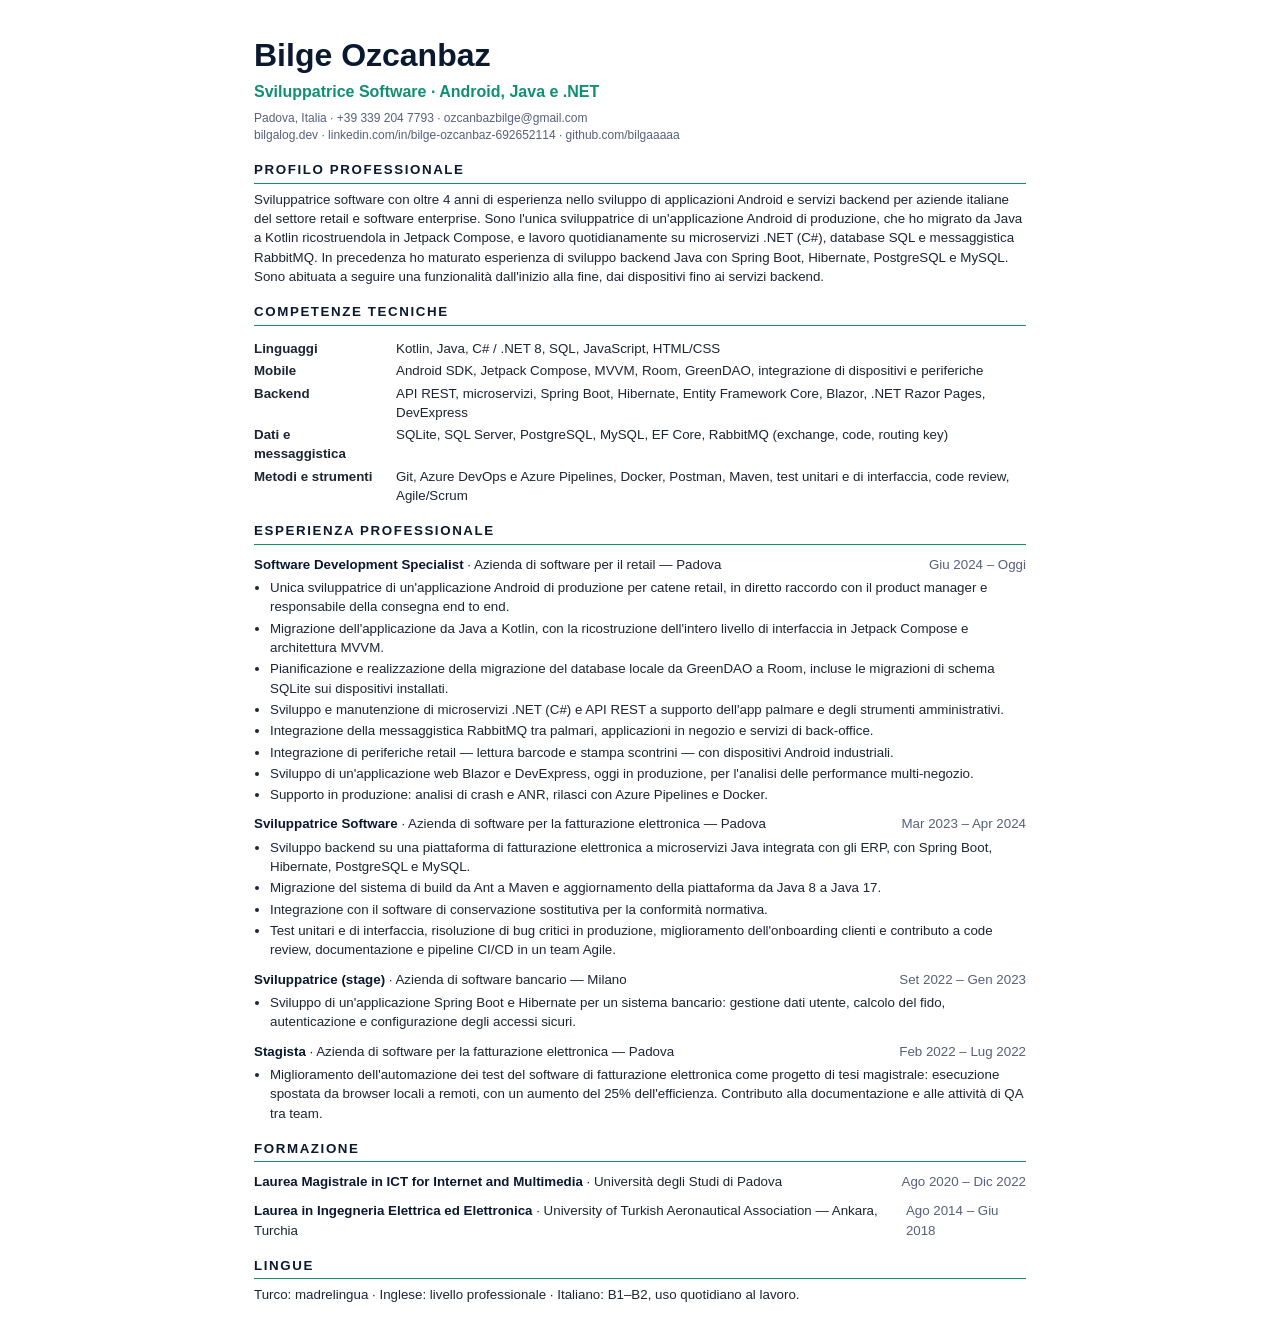
<file: assets/cv/Bilge_Ozcanbaz_CV_IT.html>
<!doctype html>
<html lang="it">
<head>
<meta charset="UTF-8" />
<meta name="viewport" content="width=device-width, initial-scale=1.0" />
<title>Bilge Ozcanbaz — CV (IT)</title>
<style>
@page { size: A4; margin: 14mm 14mm 14mm 14mm; }
* { box-sizing: border-box; }
body { margin: 0; color: #1d2433; font: 10pt/1.45 Inter, 'Segoe UI', Arial, sans-serif; }
main { max-width: 820px; margin: 0 auto; padding: 32px 24px; }
h1 { margin: 0; font-size: 24pt; color: #0a192f; }
.role { margin: 2px 0 6px; color: #0f8f73; font-size: 12pt; font-weight: 600; }
.contact { margin: 0 0 6px; color: #56607a; font-size: 9pt; }
.contact a { color: inherit; text-decoration: none; }
h2 { margin: 16px 0 6px; padding-bottom: 3px; border-bottom: 1.5px solid #0f8f73; color: #0a192f; font-size: 10pt; letter-spacing: .12em; text-transform: uppercase; }
p { margin: 0; }
.skills { display: grid; grid-template-columns: 130px 1fr; gap: 3px 12px; }
.skills dt { font-weight: 700; }
.skills dd { margin: 0; }
.job { margin-top: 10px; break-inside: avoid; }
.job-head { display: flex; justify-content: space-between; gap: 12px; }
.job-head strong { color: #0a192f; }
.muted { color: #56607a; }
ul { margin: 4px 0 0; padding-left: 16px; }
li { margin: 2px 0; }
@media print { main { padding: 0; } a { color: inherit; text-decoration: none; } }
</style>
</head>
<body>
<main>
<h1>Bilge Ozcanbaz</h1>
<p class="role">Sviluppatrice Software · Android, Java e .NET</p>
<p class="contact">Padova, Italia · <a href="tel:+393392047793">+39 339 204 7793</a> · <a href="mailto:ozcanbazbilge@gmail.com">ozcanbazbilge@gmail.com</a><br /><a href="https://bilgalog.dev/">bilgalog.dev</a> · <a href="https://www.linkedin.com/in/bilge-ozcanbaz-692652114">linkedin.com/in/bilge-ozcanbaz-692652114</a> · <a href="https://github.com/bilgaaaaa">github.com/bilgaaaaa</a></p>
<h2>Profilo professionale</h2><p>Sviluppatrice software con oltre 4 anni di esperienza nello sviluppo di applicazioni Android e servizi backend per aziende italiane del settore retail e software enterprise. Sono l&#x27;unica sviluppatrice di un&#x27;applicazione Android di produzione, che ho migrato da Java a Kotlin ricostruendola in Jetpack Compose, e lavoro quotidianamente su microservizi .NET (C#), database SQL e messaggistica RabbitMQ. In precedenza ho maturato esperienza di sviluppo backend Java con Spring Boot, Hibernate, PostgreSQL e MySQL. Sono abituata a seguire una funzionalità dall&#x27;inizio alla fine, dai dispositivi fino ai servizi backend.</p>
<h2>Competenze tecniche</h2><dl class="skills"><dt>Linguaggi</dt><dd>Kotlin, Java, C# / .NET 8, SQL, JavaScript, HTML/CSS</dd><dt>Mobile</dt><dd>Android SDK, Jetpack Compose, MVVM, Room, GreenDAO, integrazione di dispositivi e periferiche</dd><dt>Backend</dt><dd>API REST, microservizi, Spring Boot, Hibernate, Entity Framework Core, Blazor, .NET Razor Pages, DevExpress</dd><dt>Dati e messaggistica</dt><dd>SQLite, SQL Server, PostgreSQL, MySQL, EF Core, RabbitMQ (exchange, code, routing key)</dd><dt>Metodi e strumenti</dt><dd>Git, Azure DevOps e Azure Pipelines, Docker, Postman, Maven, test unitari e di interfaccia, code review, Agile/Scrum</dd></dl>
<h2>Esperienza professionale</h2><div class="job"><div class="job-head"><span><strong>Software Development Specialist</strong> · Azienda di software per il retail — Padova</span><span class="muted">Giu 2024 – Oggi</span></div><ul><li>Unica sviluppatrice di un&#x27;applicazione Android di produzione per catene retail, in diretto raccordo con il product manager e responsabile della consegna end to end.</li><li>Migrazione dell&#x27;applicazione da Java a Kotlin, con la ricostruzione dell&#x27;intero livello di interfaccia in Jetpack Compose e architettura MVVM.</li><li>Pianificazione e realizzazione della migrazione del database locale da GreenDAO a Room, incluse le migrazioni di schema SQLite sui dispositivi installati.</li><li>Sviluppo e manutenzione di microservizi .NET (C#) e API REST a supporto dell&#x27;app palmare e degli strumenti amministrativi.</li><li>Integrazione della messaggistica RabbitMQ tra palmari, applicazioni in negozio e servizi di back-office.</li><li>Integrazione di periferiche retail — lettura barcode e stampa scontrini — con dispositivi Android industriali.</li><li>Sviluppo di un&#x27;applicazione web Blazor e DevExpress, oggi in produzione, per l&#x27;analisi delle performance multi-negozio.</li><li>Supporto in produzione: analisi di crash e ANR, rilasci con Azure Pipelines e Docker.</li></ul></div><div class="job"><div class="job-head"><span><strong>Sviluppatrice Software</strong> · Azienda di software per la fatturazione elettronica — Padova</span><span class="muted">Mar 2023 – Apr 2024</span></div><ul><li>Sviluppo backend su una piattaforma di fatturazione elettronica a microservizi Java integrata con gli ERP, con Spring Boot, Hibernate, PostgreSQL e MySQL.</li><li>Migrazione del sistema di build da Ant a Maven e aggiornamento della piattaforma da Java 8 a Java 17.</li><li>Integrazione con il software di conservazione sostitutiva per la conformità normativa.</li><li>Test unitari e di interfaccia, risoluzione di bug critici in produzione, miglioramento dell&#x27;onboarding clienti e contributo a code review, documentazione e pipeline CI/CD in un team Agile.</li></ul></div><div class="job"><div class="job-head"><span><strong>Sviluppatrice (stage)</strong> · Azienda di software bancario — Milano</span><span class="muted">Set 2022 – Gen 2023</span></div><ul><li>Sviluppo di un&#x27;applicazione Spring Boot e Hibernate per un sistema bancario: gestione dati utente, calcolo del fido, autenticazione e configurazione degli accessi sicuri.</li></ul></div><div class="job"><div class="job-head"><span><strong>Stagista</strong> · Azienda di software per la fatturazione elettronica — Padova</span><span class="muted">Feb 2022 – Lug 2022</span></div><ul><li>Miglioramento dell&#x27;automazione dei test del software di fatturazione elettronica come progetto di tesi magistrale: esecuzione spostata da browser locali a remoti, con un aumento del 25% dell&#x27;efficienza. Contributo alla documentazione e alle attività di QA tra team.</li></ul></div>
<h2>Formazione</h2><div class="job"><div class="job-head"><span><strong>Laurea Magistrale in ICT for Internet and Multimedia</strong> · Università degli Studi di Padova</span><span class="muted">Ago 2020 – Dic 2022</span></div></div><div class="job"><div class="job-head"><span><strong>Laurea in Ingegneria Elettrica ed Elettronica</strong> · University of Turkish Aeronautical Association — Ankara, Turchia</span><span class="muted">Ago 2014 – Giu 2018</span></div></div>
<h2>Lingue</h2><p>Turco: madrelingua · Inglese: livello professionale · Italiano: B1–B2, uso quotidiano al lavoro.</p>
</main>
</body>
</html>
</file>
<file: styles.css>
/* Portfolio styles: plum-to-cream palette, glass cards and serif accents. */

:root {
  /* Palette */
  --plum-900: #190019;
  --plum-800: #2b124c;
  --plum-700: #522b5b;
  --plum-600: #854f6c;
  --rose-300: #dfb6b2;
  --cream-100: #fbe4d8;

  /* Roles */
  --bg: var(--plum-900);
  --text: var(--cream-100);
  --text-muted: rgba(251, 228, 216, 0.68);
  --text-soft: rgba(251, 228, 216, 0.5);
  --accent: var(--rose-300);
  --glass: rgba(43, 18, 76, 0.34);
  --glass-strong: rgba(43, 18, 76, 0.55);
  --glass-border: rgba(223, 182, 178, 0.16);
  --glow: rgba(223, 182, 178, 0.35);
  --shadow: 0 24px 60px -24px rgba(8, 0, 10, 0.85);

  --font-sans: "Inter", ui-sans-serif, system-ui, -apple-system, "Segoe UI", sans-serif;
  --font-serif: "Playfair Display", Georgia, "Times New Roman", serif;
  --font-mono: ui-monospace, "SFMono-Regular", Menlo, Consolas, monospace;
  --container: 1180px;
  --gutter: clamp(16px, 4vw, 40px);
  --header-height: 76px;
  --radius: 18px;
  --radius-small: 12px;
  --ease: cubic-bezier(0.645, 0.045, 0.355, 1);
}

/* ---------- base ---------- */

*,
*::before,
*::after {
  box-sizing: border-box;
}

html {
  scroll-behavior: smooth;
  scroll-padding-top: var(--header-height);
}

body {
  margin: 0;
  background:
    radial-gradient(900px 600px at 78% -5%, rgba(133, 79, 108, 0.35), transparent 70%),
    radial-gradient(700px 500px at 5% 30%, rgba(43, 18, 76, 0.7), transparent 70%),
    radial-gradient(800px 600px at 95% 70%, rgba(82, 43, 91, 0.35), transparent 70%),
    var(--bg);
  color: var(--text-muted);
  font-family: var(--font-sans);
  font-size: 16px;
  font-weight: 400;
  line-height: 1.65;
  -webkit-font-smoothing: antialiased;
}

body.menu-open {
  overflow: hidden;
}

::selection {
  background: var(--plum-600);
  color: var(--cream-100);
}

a {
  color: inherit;
  text-decoration: none;
  transition: color 0.25s var(--ease);
}

a:hover {
  color: var(--accent);
}

:focus-visible {
  outline: 2px solid var(--accent);
  outline-offset: 3px;
  border-radius: 6px;
}

h1,
h2,
h3,
h4,
p {
  margin: 0;
}

ul,
ol {
  margin: 0;
  padding: 0;
  list-style: none;
}

img {
  max-width: 100%;
}

.icon {
  width: 20px;
  height: 20px;
  flex-shrink: 0;
}

.sr-only {
  position: absolute;
  width: 1px;
  height: 1px;
  overflow: hidden;
  clip: rect(0 0 0 0);
  white-space: nowrap;
}

.skip-link {
  position: absolute;
  top: -100px;
  left: 16px;
  z-index: 100;
  padding: 10px 16px;
  border-radius: 999px;
  background: var(--accent);
  color: var(--plum-900);
}

.skip-link:focus {
  top: 16px;
}

/* ---------- typography ---------- */

.eyebrow {
  margin-bottom: 14px;
  color: var(--accent);
  font-size: 0.72rem;
  font-weight: 500;
  letter-spacing: 0.18em;
  text-transform: uppercase;
}

.eyebrow-bracket::before,
.eyebrow-bracket::after {
  content: "|";
  margin: 0 8px;
  opacity: 0.6;
}

.eyebrow-bracket::before {
  margin-left: 0;
}

.display {
  color: var(--text);
  font-weight: 300;
  line-height: 1.15;
  letter-spacing: -0.01em;
}

.display em {
  color: var(--accent);
  font-family: var(--font-serif);
  font-style: italic;
  font-weight: 400;
}

.section-title {
  max-width: 720px;
  margin-bottom: 40px;
  font-size: clamp(1.8rem, 3.6vw, 2.6rem);
}

.panel-title {
  font-size: clamp(1.5rem, 2.6vw, 2rem);
}

.subheading {
  margin: 70px 0 24px;
  color: var(--text);
  font-size: 1.15rem;
  font-weight: 400;
}

.prose p + p {
  margin-top: 18px;
}

.bullet-list li {
  position: relative;
  padding-left: 16px;
}

.bullet-list li::before {
  content: "";
  position: absolute;
  top: 0.68em;
  left: 0;
  width: 5px;
  height: 5px;
  border-radius: 50%;
  background: var(--accent);
}

.bullet-list li + li {
  margin-top: 6px;
}

/* ---------- buttons & links ---------- */

.button {
  display: inline-flex;
  align-items: center;
  justify-content: center;
  gap: 10px;
  padding: 13px 22px;
  border: 1px solid transparent;
  border-radius: 10px;
  font: inherit;
  font-size: 0.78rem;
  font-weight: 600;
  letter-spacing: 0.12em;
  text-transform: uppercase;
  cursor: pointer;
  transition: transform 0.25s var(--ease), box-shadow 0.25s var(--ease), background-color 0.25s var(--ease), color 0.25s var(--ease);
}

.button .icon {
  width: 17px;
  height: 17px;
}

.button:hover {
  transform: translateY(-2px);
}

.button-primary {
  background: linear-gradient(135deg, var(--rose-300), var(--cream-100));
  color: var(--plum-900);
  box-shadow: 0 10px 30px -10px var(--glow);
}

.button-primary:hover {
  color: var(--plum-900);
  box-shadow: 0 14px 36px -10px rgba(223, 182, 178, 0.6);
}

.button-ghost {
  border-color: rgba(223, 182, 178, 0.4);
  background: rgba(43, 18, 76, 0.25);
  color: var(--text);
}

.button-ghost:hover {
  border-color: var(--accent);
  color: var(--accent);
}

.button-small {
  padding: 10px 16px;
  font-size: 0.72rem;
}

.pill-button {
  padding: 9px 18px;
  border: 1px solid rgba(223, 182, 178, 0.5);
  border-radius: 999px;
  background: rgba(82, 43, 91, 0.25);
  color: var(--text);
  font-size: 0.72rem;
  font-weight: 600;
  letter-spacing: 0.12em;
  text-transform: uppercase;
  box-shadow: 0 0 24px -6px var(--glow);
}

.pill-button:hover {
  background: rgba(223, 182, 178, 0.15);
}

.text-link {
  display: inline-flex;
  align-items: center;
  gap: 10px;
  color: var(--accent);
  font-size: 0.75rem;
  font-weight: 600;
  letter-spacing: 0.14em;
  text-transform: uppercase;
  white-space: nowrap;
}

.icon-button {
  display: inline-grid;
  width: 40px;
  height: 40px;
  place-items: center;
  border: 1px solid var(--glass-border);
  border-radius: 50%;
  color: var(--text);
  transition: border-color 0.25s var(--ease), color 0.25s var(--ease), transform 0.25s var(--ease);
}

.icon-button:hover {
  border-color: var(--accent);
  color: var(--accent);
  transform: translateY(-2px);
}

.icon-button .icon {
  width: 18px;
  height: 18px;
}

/* ---------- glass surfaces ---------- */

.glass-card,
.glass-panel {
  border: 1px solid var(--glass-border);
  border-radius: var(--radius);
  background: linear-gradient(160deg, rgba(82, 43, 91, 0.28), rgba(43, 18, 76, 0.22));
  box-shadow: var(--shadow);
  backdrop-filter: blur(14px);
  -webkit-backdrop-filter: blur(14px);
}

.glass-card {
  padding: 22px;
}

.glass-panel {
  padding: clamp(24px, 4vw, 40px);
}

.card-label {
  margin-bottom: 6px;
  color: var(--accent);
  font-size: 0.66rem;
  font-weight: 600;
  letter-spacing: 0.16em;
  text-transform: uppercase;
}

.card-value {
  color: var(--text);
  font-size: 1.4rem;
  font-weight: 300;
}

.card-body {
  color: var(--text-muted);
  font-size: 0.86rem;
  line-height: 1.5;
}

.icon-ring {
  display: inline-grid;
  width: 46px;
  height: 46px;
  place-items: center;
  margin-bottom: 16px;
  border: 1px solid rgba(223, 182, 178, 0.4);
  border-radius: 50%;
  background: radial-gradient(circle, rgba(223, 182, 178, 0.18), transparent 70%);
  color: var(--accent);
  box-shadow: 0 0 22px -6px var(--glow);
}

.icon-ring-large {
  width: 62px;
  height: 62px;
}

/* ---------- header ---------- */

.site-header {
  position: fixed;
  inset: 0 0 auto;
  z-index: 40;
  display: flex;
  align-items: center;
  justify-content: space-between;
  height: var(--header-height);
  padding: 0 max(var(--gutter), calc((100vw - var(--container)) / 2));
  transition: transform 0.3s var(--ease), background-color 0.3s var(--ease), height 0.3s var(--ease);
}

/* Scrolled backdrop lives on a pseudo-layer: a backdrop-filter on the header itself would trap the fixed mobile menu inside the header box. */
.site-header::before {
  content: "";
  position: absolute;
  inset: 0;
  z-index: -1;
  background: rgba(25, 0, 25, 0.78);
  backdrop-filter: blur(14px);
  -webkit-backdrop-filter: blur(14px);
  box-shadow: 0 10px 30px -20px rgba(0, 0, 0, 0.8);
  opacity: 0;
  pointer-events: none;
  transition: opacity 0.3s var(--ease);
}

.site-header.is-scrolled {
  height: 64px;
}

.site-header.is-scrolled::before {
  opacity: 1;
}

.site-header.is-hidden {
  transform: translateY(-100%);
}

.brand {
  display: inline-flex;
  align-items: center;
  gap: 12px;
}

.brand-mark {
  display: grid;
  width: 40px;
  height: 40px;
  place-items: center;
  border: 1px solid var(--accent);
  border-radius: 12px;
  color: var(--accent);
  font-family: var(--font-serif);
  font-size: 1.3rem;
  font-style: italic;
  box-shadow: 0 0 20px -6px var(--glow), inset 0 0 12px -6px var(--glow);
}

.brand-text {
  display: grid;
  line-height: 1.2;
}

.brand-name {
  color: var(--text);
  font-size: 0.95rem;
  font-weight: 500;
  letter-spacing: 0.32em;
  text-transform: uppercase;
}

.brand-aka {
  margin-left: 4px;
  color: var(--accent);
  font-family: var(--font-serif);
  font-size: 0.92rem;
  font-style: italic;
  letter-spacing: 0.02em;
  text-transform: none;
}

.brand-role {
  color: var(--text-soft);
  font-size: 0.6rem;
  letter-spacing: 0.18em;
  text-transform: uppercase;
}

.header-panel {
  display: flex;
  align-items: center;
  gap: 28px;
}

.header-panel nav {
  display: flex;
  gap: 30px;
}

.header-panel nav a {
  position: relative;
  color: var(--text-muted);
  font-size: 0.72rem;
  font-weight: 500;
  letter-spacing: 0.14em;
  text-transform: uppercase;
}

.header-panel nav a::after {
  content: "";
  position: absolute;
  bottom: -8px;
  left: 50%;
  width: 4px;
  height: 4px;
  border-radius: 50%;
  background: var(--accent);
  opacity: 0;
  transform: translateX(-50%);
  transition: opacity 0.25s var(--ease);
}

.header-panel nav a.is-current,
.header-panel nav a:hover {
  color: var(--text);
}

.header-panel nav a.is-current::after {
  opacity: 1;
}

.language-switch {
  display: inline-flex;
  overflow: hidden;
  border: 1px solid var(--glass-border);
  border-radius: 999px;
}

.language-option {
  padding: 6px 11px;
  border: 0;
  background: transparent;
  color: var(--text-soft);
  font: inherit;
  font-size: 0.68rem;
  font-weight: 600;
  letter-spacing: 0.1em;
  cursor: pointer;
}

.language-option[aria-pressed="true"] {
  background: rgba(223, 182, 178, 0.18);
  color: var(--text);
}

.menu-toggle {
  display: none;
  position: relative;
  z-index: 45;
  width: 40px;
  height: 40px;
  padding: 0;
  border: 0;
  background: transparent;
  cursor: pointer;
}

.menu-toggle span {
  position: absolute;
  left: 8px;
  right: 8px;
  height: 1.5px;
  border-radius: 2px;
  background: var(--text);
  transition: transform 0.25s var(--ease), opacity 0.25s var(--ease);
}

.menu-toggle span:nth-child(1) { top: 13px; }
.menu-toggle span:nth-child(2) { top: 19.5px; }
.menu-toggle span:nth-child(3) { top: 26px; }

.menu-open .menu-toggle span:nth-child(1) { transform: translateY(6.5px) rotate(45deg); }
.menu-open .menu-toggle span:nth-child(2) { opacity: 0; }
.menu-open .menu-toggle span:nth-child(3) { transform: translateY(-6.5px) rotate(-45deg); }

/* ---------- layout ---------- */

main {
  padding: 0 var(--gutter);
}

.section {
  max-width: var(--container);
  margin: 0 auto;
  padding: clamp(60px, 9vw, 110px) 0;
}

.section-head {
  display: flex;
  align-items: flex-end;
  justify-content: space-between;
  gap: 24px;
  margin-bottom: 40px;
}

.section-head .section-title {
  margin-bottom: 0;
}

/* ---------- reveal on scroll ---------- */

.reveal {
  opacity: 0;
  transform: translateY(22px);
  transition: opacity 0.7s var(--ease), transform 0.7s var(--ease);
}

.reveal.is-visible {
  opacity: 1;
  transform: none;
}

/* ---------- hero ---------- */

.hero {
  display: grid;
  grid-template-columns: minmax(0, 1.05fr) minmax(0, 0.95fr);
  gap: clamp(24px, 4vw, 60px);
  align-items: center;
  max-width: var(--container);
  min-height: 100vh;
  min-height: 100svh;
  margin: 0 auto;
  padding: calc(var(--header-height) + 30px) 0 60px;
}

.hero-title {
  margin-bottom: 24px;
  font-size: clamp(2.3rem, 5vw, 3.6rem);
}

.hero-title em {
  display: block;
}

.hero-intro {
  max-width: 500px;
  margin-bottom: 34px;
  font-size: 1rem;
}

.hero-actions {
  display: flex;
  flex-wrap: wrap;
  gap: 14px;
  margin-bottom: 40px;
}

.status-line {
  display: flex;
  align-items: flex-start;
  gap: 12px;
  font-size: 0.8rem;
  line-height: 1.5;
}

.status-line strong {
  display: block;
  color: var(--text);
  font-size: 0.68rem;
  font-weight: 600;
  letter-spacing: 0.14em;
  text-transform: uppercase;
}

.status-dot {
  position: relative;
  flex-shrink: 0;
  width: 14px;
  height: 14px;
  margin-top: 2px;
  border: 1px solid var(--accent);
  border-radius: 50%;
}

.status-dot::after {
  content: "";
  position: absolute;
  inset: 3px;
  border-radius: 50%;
  background: var(--accent);
  animation: pulse 2.4s ease-in-out infinite;
}

@keyframes pulse {
  50% {
    opacity: 0.35;
  }
}

.hero-visual {
  position: relative;
  aspect-ratio: 1 / 1.02;
  width: 100%;
  max-width: 560px;
  margin-left: auto;
}

.moon {
  position: absolute;
  top: 6%;
  left: 12%;
  width: 76%;
  aspect-ratio: 1;
  border-radius: 50%;
  background: radial-gradient(circle at 35% 30%, #f3c9cf 0%, var(--rose-300) 25%, var(--plum-600) 62%, var(--plum-700) 100%);
  box-shadow: 0 0 90px 10px rgba(223, 182, 178, 0.35), 0 0 200px 40px rgba(133, 79, 108, 0.3);
}

.orbit {
  position: absolute;
  top: 1%;
  left: 7%;
  width: 86%;
  aspect-ratio: 1;
  border: 1px solid rgba(223, 182, 178, 0.18);
  border-radius: 50%;
}

.portrait {
  position: absolute;
  bottom: 0;
  left: 50%;
  width: 82%;
  height: auto;
  transform: translateX(-46%);
  filter: drop-shadow(0 20px 40px rgba(25, 0, 25, 0.6));
}

.float-card {
  position: absolute;
  z-index: 2;
  padding: 16px 18px;
  animation: float 7s ease-in-out infinite;
}

.card-experience {
  bottom: 18%;
  left: -6%;
  width: 150px;
}

.card-craft {
  top: 8%;
  right: -4%;
  width: 160px;
  animation-delay: -2s;
}

.card-craft .heart {
  width: 14px;
  height: 14px;
  margin-top: 8px;
  color: var(--accent);
}

.card-focus {
  right: -6%;
  bottom: 10%;
  width: 180px;
  animation-delay: -4s;
}

.card-focus .bullet-list {
  font-size: 0.8rem;
  line-height: 1.4;
}

.card-focus .bullet-list li + li {
  margin-top: 4px;
}

@keyframes float {
  50% {
    transform: translateY(-8px);
  }
}

/* ---------- work: case cards ---------- */

.case-grid {
  display: grid;
  grid-template-columns: repeat(auto-fill, minmax(260px, 1fr));
  gap: 20px;
}

.case-card {
  display: flex;
  flex-direction: column;
  overflow: hidden;
  border: 1px solid var(--glass-border);
  border-radius: var(--radius);
  background: linear-gradient(170deg, rgba(82, 43, 91, 0.32), rgba(25, 0, 25, 0.6));
  box-shadow: var(--shadow);
  transition: transform 0.35s var(--ease), border-color 0.35s var(--ease);
}

.case-card:hover {
  border-color: rgba(223, 182, 178, 0.4);
  transform: translateY(-6px);
}

.case-visual {
  position: relative;
  height: 190px;
  overflow: hidden;
  background:
    radial-gradient(circle at 30% 20%, rgba(223, 182, 178, 0.25), transparent 55%),
    linear-gradient(160deg, var(--plum-700), var(--plum-800));
}

.case-body {
  display: flex;
  flex: 1;
  flex-direction: column;
  padding: 18px 20px 20px;
}

.case-index {
  color: var(--text-soft);
  font-size: 0.72rem;
  letter-spacing: 0.12em;
}

.case-title {
  margin-top: 4px;
  color: var(--text);
  font-size: 1rem;
  font-weight: 600;
  letter-spacing: 0.16em;
  text-transform: uppercase;
}

.case-subtitle {
  margin-bottom: 12px;
  color: var(--accent);
  font-size: 0.85rem;
}

.case-description {
  flex: 1;
  margin-bottom: 18px;
  font-size: 0.86rem;
  line-height: 1.55;
}

.case-footer {
  display: flex;
  align-items: flex-end;
  justify-content: space-between;
  gap: 12px;
}

.tag-list {
  display: flex;
  flex-wrap: wrap;
  gap: 6px;
}

.tag-list li {
  padding: 3px 9px;
  border: 1px solid var(--glass-border);
  border-radius: 6px;
  color: var(--text-muted);
  font-size: 0.66rem;
  letter-spacing: 0.04em;
}

.tag-list-plain li {
  padding: 0;
  border: 0;
  color: var(--text-soft);
}

.case-links {
  display: flex;
  flex-shrink: 0;
  gap: 8px;
}

.round-arrow {
  display: grid;
  width: 40px;
  height: 40px;
  place-items: center;
  border: 1px solid rgba(223, 182, 178, 0.5);
  border-radius: 50%;
  color: var(--accent);
  transition: background-color 0.25s var(--ease), transform 0.25s var(--ease);
}

.round-arrow:hover {
  background: rgba(223, 182, 178, 0.15);
  transform: translateX(3px);
}

.round-arrow .icon {
  width: 18px;
  height: 18px;
}

.case-private {
  display: inline-flex;
  flex-shrink: 0;
  align-items: center;
  gap: 6px;
  color: var(--text-soft);
  font-size: 0.7rem;
}

.case-private .icon {
  width: 14px;
  height: 14px;
}

/* Handheld illustration: device, screen rows and a scan beam. */
.visual-handheld span:nth-child(1) {
  position: absolute;
  top: 12%;
  left: 38%;
  width: 24%;
  height: 84%;
  border: 2px solid var(--rose-300);
  border-radius: 16px;
  background: var(--plum-900);
}

.visual-handheld span:nth-child(2) {
  position: absolute;
  top: 20%;
  left: 41%;
  width: 18%;
  height: 40%;
  border-radius: 6px;
  background: var(--plum-800);
}

.visual-handheld span:nth-child(n + 3):nth-child(-n + 5) {
  position: absolute;
  left: 43%;
  width: 14%;
  height: 6%;
  border-radius: 3px;
  background: rgba(223, 182, 178, 0.25);
}

.visual-handheld span:nth-child(3) { top: 25%; }
.visual-handheld span:nth-child(4) { top: 35%; width: 10%; }
.visual-handheld span:nth-child(5) { top: 45%; width: 12%; }

.visual-handheld span:nth-child(6) {
  position: absolute;
  top: 36%;
  left: 16%;
  width: 68%;
  height: 2px;
  background: var(--cream-100);
  box-shadow: 0 0 16px 4px rgba(251, 228, 216, 0.6);
  animation: scan 3s ease-in-out infinite;
}

@keyframes scan {
  50% {
    transform: translateY(70px);
  }
}

/* Receipt illustration: paper strip with printed lines. */
.visual-receipt span:nth-child(1) {
  position: absolute;
  top: 10%;
  left: 36%;
  width: 28%;
  height: 82%;
  background: var(--cream-100);
  clip-path: polygon(0 0, 100% 0, 100% 94%, 90% 100%, 80% 94%, 70% 100%, 60% 94%, 50% 100%, 40% 94%, 30% 100%, 20% 94%, 10% 100%, 0 94%);
}

.visual-receipt span:nth-child(n + 2) {
  position: absolute;
  left: 40.5%;
  height: 4%;
  border-radius: 2px;
  background: rgba(82, 43, 91, 0.45);
}

.visual-receipt span:nth-child(2) { top: 18%; width: 19%; background: var(--plum-700); }
.visual-receipt span:nth-child(3) { top: 30%; width: 13%; }
.visual-receipt span:nth-child(4) { top: 38%; width: 17%; }
.visual-receipt span:nth-child(5) { top: 46%; width: 10%; }
.visual-receipt span:nth-child(6) { top: 60%; width: 19%; background: var(--plum-700); }
.visual-receipt span:nth-child(7) { top: 70%; width: 19%; height: 9%; background: repeating-linear-gradient(90deg, var(--plum-800) 0 2px, transparent 2px 4px, var(--plum-800) 4px 5px, transparent 5px 8px); }

/* Chart illustration: bars rising from a baseline. */
.visual-chart span {
  position: absolute;
  bottom: 18%;
  width: 7%;
  border-radius: 4px 4px 0 0;
  background: linear-gradient(180deg, var(--cream-100), var(--plum-600));
}

.visual-chart span:nth-child(1) { left: 20%; height: 28%; }
.visual-chart span:nth-child(2) { left: 30%; height: 46%; }
.visual-chart span:nth-child(3) { left: 40%; height: 36%; }
.visual-chart span:nth-child(4) { left: 50%; height: 56%; }
.visual-chart span:nth-child(5) { left: 60%; height: 42%; }
.visual-chart span:nth-child(6) { left: 70%; height: 64%; }

.visual-chart span:nth-child(7) {
  left: 16%;
  width: 68%;
  height: 1px;
  background: var(--rose-300);
}

/* Tasks illustration: a phone with a task list in PaceTasks' sage palette. */
.visual-tasks span:nth-child(1) {
  position: absolute;
  top: 10%;
  left: 37%;
  width: 26%;
  height: 86%;
  border: 2px solid var(--cream-100);
  border-radius: 18px;
  background: #e7efe1;
}

.visual-tasks span:nth-child(n + 2):nth-child(-n + 6) {
  position: absolute;
  left: 40%;
  width: 20%;
  height: 9%;
  border-radius: 6px;
  background: #f6f8f1;
  box-shadow: inset 3px 0 0 #4e8552;
}

.visual-tasks span:nth-child(2) { top: 20%; background: #4e8552; box-shadow: none; }
.visual-tasks span:nth-child(3) { top: 32%; }
.visual-tasks span:nth-child(4) { top: 44%; }
.visual-tasks span:nth-child(5) { top: 56%; }
.visual-tasks span:nth-child(6) { top: 68%; opacity: 0.55; }

.visual-tasks span:nth-child(7) {
  position: absolute;
  bottom: 9%;
  left: 44%;
  width: 12%;
  height: 4%;
  border-radius: 999px;
  background: #4e8552;
}

/* ---------- work: smaller project cards ---------- */

.project-grid {
  display: grid;
  grid-template-columns: repeat(auto-fill, minmax(220px, 1fr));
  gap: 14px;
}

.mini-card {
  display: flex;
  flex-direction: column;
  gap: 8px;
  padding: 20px;
  border: 1px solid var(--glass-border);
  border-radius: var(--radius-small);
  background: var(--glass);
  font-size: 0.84rem;
  line-height: 1.55;
}

.mini-card p {
  flex: 1;
}

.mini-card-top {
  display: flex;
  align-items: center;
  justify-content: space-between;
  margin-bottom: 6px;
}

.mini-card-top .icon-button {
  width: 34px;
  height: 34px;
}

.folder-icon {
  width: 30px;
  height: 30px;
  color: var(--accent);
}

.muted-icon {
  width: 16px;
  height: 16px;
  margin-right: 9px;
  color: var(--text-soft);
}

.mini-card-title {
  color: var(--text);
  font-size: 0.98rem;
  font-weight: 500;
}

/* ---------- services panel ---------- */

.services-panel {
  display: grid;
  grid-template-columns: minmax(200px, 0.9fr) minmax(0, 2.6fr) minmax(170px, 0.8fr);
  gap: clamp(24px, 3vw, 40px);
  align-items: start;
}

.services-intro {
  position: relative;
  min-height: 100%;
}

.planet {
  position: relative;
  width: 110px;
  aspect-ratio: 1;
  margin-top: 30px;
  border-radius: 50%;
  background: radial-gradient(circle at 35% 30%, var(--cream-100), var(--plum-600) 55%, var(--plum-800));
  box-shadow: 0 0 50px -4px var(--glow);
}

.planet::after {
  content: "";
  position: absolute;
  top: 42%;
  left: -30%;
  width: 160%;
  height: 22%;
  border: 1px solid rgba(223, 182, 178, 0.5);
  border-radius: 50%;
  transform: rotate(-14deg);
}

.services-list {
  display: grid;
  grid-template-columns: repeat(4, minmax(0, 1fr));
  gap: 22px;
}

.service h3 {
  margin-bottom: 8px;
  color: var(--text);
  font-size: 0.72rem;
  font-weight: 600;
  letter-spacing: 0.14em;
  text-transform: uppercase;
}

.service p {
  font-size: 0.84rem;
  line-height: 1.55;
}

.tool-grid {
  display: grid;
  grid-template-columns: repeat(3, minmax(0, 1fr));
  gap: 10px;
}

.tool {
  position: relative;
  display: grid;
  justify-items: center;
  gap: 4px;
  border-radius: 10px;
  text-align: center;
  cursor: help;
}

.tool-mark {
  transition: transform 0.25s var(--ease), box-shadow 0.25s var(--ease);
}

.tool:hover .tool-mark,
.tool:focus-visible .tool-mark {
  box-shadow: 0 0 18px -4px var(--glow);
  transform: translateY(-2px);
}

/* One-sentence popup above a tool tile; --shift keeps it inside the screen. */
.tool-tip {
  position: absolute;
  bottom: calc(100% + 8px);
  left: 50%;
  z-index: 5;
  display: none;
  width: max-content;
  max-width: 200px;
  padding: 8px 11px;
  border: 1px solid rgba(223, 182, 178, 0.35);
  border-radius: 10px;
  background: rgba(25, 0, 25, 0.95);
  box-shadow: var(--shadow);
  color: var(--text);
  font-size: 0.72rem;
  line-height: 1.4;
  text-align: left;
  transform: translateX(calc(-50% + var(--shift, 0px)));
  pointer-events: none;
}

.tool-tip strong {
  display: block;
  margin-bottom: 2px;
  color: var(--accent);
  font-size: 0.66rem;
  font-weight: 600;
  letter-spacing: 0.12em;
  text-transform: uppercase;
}

.tool:hover .tool-tip,
.tool:focus-visible .tool-tip {
  display: block;
  animation: rise-in 0.2s var(--ease);
}

.tool-mark {
  display: grid;
  width: 46px;
  height: 46px;
  place-items: center;
  border: 1px solid color-mix(in srgb, var(--tint) 60%, transparent);
  border-radius: 10px;
  background: color-mix(in srgb, var(--tint) 22%, var(--plum-900));
  color: var(--cream-100);
  font-size: 0.85rem;
  font-weight: 600;
}

.tool-name {
  color: var(--text-soft);
  font-size: 0.6rem;
}

/* ---------- about ---------- */

.about-grid {
  display: grid;
  grid-template-columns: minmax(0, 1.5fr) minmax(260px, 0.8fr);
  gap: clamp(30px, 5vw, 70px);
  align-items: start;
}

.facts {
  display: grid;
  gap: 6px;
  padding: 26px;
}

.facts-text {
  margin-bottom: 14px;
  font-size: 0.88rem;
}

.facts-list {
  display: grid;
  gap: 10px;
  margin-bottom: 20px;
  font-size: 0.84rem;
  line-height: 1.45;
}

.facts-list li {
  display: grid;
}

.facts-strong {
  color: var(--text);
}

.facts .button {
  justify-self: start;
}

/* ---------- experience ---------- */

.experience {
  display: grid;
  grid-template-columns: max-content 1fr;
  gap: clamp(20px, 4vw, 44px);
  min-height: 340px;
}

.tab-list {
  --active-index: 0;
  position: relative;
  display: flex;
  flex-direction: column;
  border-left: 1px solid var(--glass-border);
}

.tab-list [role="tab"] {
  height: 46px;
  padding: 0 22px;
  border: 0;
  background: transparent;
  color: var(--text-soft);
  font: inherit;
  font-size: 0.78rem;
  letter-spacing: 0.08em;
  text-align: left;
  white-space: nowrap;
  cursor: pointer;
  transition: color 0.25s var(--ease), background-color 0.25s var(--ease);
}

.tab-list [role="tab"]:hover,
.tab-list [role="tab"][aria-selected="true"] {
  background: rgba(223, 182, 178, 0.08);
  color: var(--text);
}

.tab-highlight {
  position: absolute;
  top: 0;
  left: -1px;
  width: 2px;
  height: 46px;
  background: var(--accent);
  box-shadow: 0 0 12px var(--glow);
  transform: translateY(calc(var(--active-index) * 46px));
  transition: transform 0.3s var(--ease);
}

.job-title {
  margin-bottom: 4px;
  color: var(--text);
  font-size: 1.2rem;
  font-weight: 400;
}

.job-title em {
  color: var(--accent);
  font-family: var(--font-serif);
}

.job-meta {
  margin-bottom: 18px;
  color: var(--text-soft);
  font-size: 0.78rem;
  letter-spacing: 0.06em;
}

.job-bullets {
  font-size: 0.9rem;
}

.job-bullets li + li {
  margin-top: 10px;
}

/* ---------- process ---------- */

.process {
  display: grid;
  grid-template-columns: minmax(0, 1fr) 240px;
  gap: 40px;
  align-items: center;
}

.process-steps {
  display: grid;
  grid-template-columns: repeat(5, minmax(0, 1fr));
  gap: 18px;
}

.process-step {
  position: relative;
}

/* Glowing connector between step icons. */
.process-step:not(:last-child)::after {
  content: "";
  position: absolute;
  top: 31px;
  left: 74px;
  right: -14px;
  height: 1px;
  background: linear-gradient(90deg, var(--rose-300), rgba(223, 182, 178, 0.15));
  box-shadow: 0 0 8px var(--glow);
}

.process-title {
  margin-bottom: 6px;
  color: var(--text);
  font-size: 0.72rem;
  font-weight: 600;
  letter-spacing: 0.14em;
  text-transform: uppercase;
}

.process-index {
  margin-right: 8px;
  color: var(--accent);
  font-family: var(--font-serif);
  font-size: 1rem;
  font-style: italic;
  letter-spacing: 0;
}

.process-body {
  font-size: 0.82rem;
  line-height: 1.5;
}

.arch-art {
  width: 100%;
  height: auto;
  filter: drop-shadow(0 0 40px rgba(223, 182, 178, 0.25));
}

/* ---------- beyond code ---------- */

.beyond-grid {
  display: grid;
  grid-template-columns: repeat(auto-fill, minmax(260px, 1fr));
  gap: 20px;
}

.beyond-card h3 {
  margin-bottom: 8px;
  color: var(--text);
  font-size: 1rem;
  font-weight: 500;
}

.beyond-card p {
  font-size: 0.88rem;
}

/* ---------- contact ---------- */

.contact-panel {
  position: relative;
  display: grid;
  grid-template-columns: 200px minmax(0, 1.1fr) minmax(0, 1fr);
  gap: clamp(24px, 3vw, 44px);
  align-items: center;
  padding-left: clamp(24px, 5vw, 64px);
}

.contact-side {
  position: absolute;
  top: 50%;
  left: 14px;
  color: var(--text-soft);
  font-size: 0.6rem;
  letter-spacing: 0.3em;
  text-transform: uppercase;
  transform: translateY(-50%) rotate(180deg);
  writing-mode: vertical-rl;
}

.contact-art {
  width: 100%;
  height: auto;
}

.contact-body {
  margin: 16px 0 22px;
  font-size: 0.92rem;
}

.contact-list {
  display: grid;
  gap: 12px;
  font-size: 0.9rem;
}

.contact-list a,
.contact-list span {
  display: inline-flex;
  align-items: center;
  gap: 12px;
}

.contact-list .icon {
  width: 18px;
  height: 18px;
  color: var(--accent);
}

.contact-form {
  display: grid;
  gap: 12px;
}

.field input,
.field textarea {
  width: 100%;
  padding: 13px 16px;
  border: 1px solid var(--glass-border);
  border-radius: 10px;
  background: rgba(25, 0, 25, 0.45);
  color: var(--text);
  font: inherit;
  font-size: 0.9rem;
  resize: vertical;
  transition: border-color 0.25s var(--ease);
}

.field input::placeholder,
.field textarea::placeholder {
  color: var(--text-soft);
}

.field input:focus,
.field textarea:focus {
  border-color: var(--accent);
  outline: none;
}

.form-actions {
  display: flex;
  flex-wrap: wrap;
  gap: 10px;
}

/* ---------- footer ---------- */

.site-footer {
  display: grid;
  grid-template-columns: minmax(0, 1.3fr) minmax(0, 1fr) minmax(0, 1fr);
  gap: 30px;
  max-width: var(--container);
  margin: 0 auto;
  padding: 50px var(--gutter) 30px;
  border-top: 1px solid var(--glass-border);
  font-size: 0.82rem;
}

.footer-brand p {
  max-width: 260px;
  margin-top: 14px;
  color: var(--text-soft);
}

.footer-links {
  display: grid;
  grid-template-columns: repeat(2, max-content);
  gap: 8px 40px;
}

.social-list {
  display: flex;
  gap: 10px;
}

.footer-bottom {
  display: flex;
  flex-wrap: wrap;
  grid-column: 1 / -1;
  justify-content: space-between;
  gap: 10px 24px;
  padding-top: 22px;
  border-top: 1px solid var(--glass-border);
  color: var(--text-soft);
  font-size: 0.72rem;
}

/* ---------- play: Bruno's walk (coding puzzle) ---------- */

.walk-game:focus {
  outline: none;
}

.walk-game:focus-visible {
  outline: 2px solid rgba(223, 182, 178, 0.55);
  outline-offset: 4px;
}

.walk-head {
  display: flex;
  flex-wrap: wrap;
  align-items: center;
  justify-content: space-between;
  gap: 10px 16px;
}

.walk-eyebrow {
  color: var(--accent);
  font-size: 0.66rem;
  font-weight: 600;
  letter-spacing: 0.16em;
  text-transform: uppercase;
}

.walk-levels {
  display: flex;
  gap: 6px;
}

.walk-level {
  width: 28px;
  height: 28px;
  border: 1px solid var(--glass-border);
  border-radius: 50%;
  background: none;
  color: var(--text-muted);
  font: inherit;
  font-size: 0.74rem;
  cursor: pointer;
}

.walk-level[aria-current="step"] {
  border-color: var(--accent);
  color: var(--text);
}

.walk-level.is-solved {
  border-color: rgba(125, 216, 125, 0.6);
  background: rgba(125, 216, 125, 0.18);
  color: #c8f0c8;
}

.walk-hint {
  margin: 12px 0 16px;
  color: var(--text-muted);
  font-size: 0.86rem;
}

.walk-body {
  display: grid;
  grid-template-columns: max-content minmax(0, 1fr);
  gap: 20px;
}

/* The park: a grid of tiles; treats and Bruno sit on top, placed through --x and --y. */
.walk-board {
  --tile: 50px;
  position: relative;
  display: grid;
  grid-template-columns: repeat(var(--columns), var(--tile));
  grid-auto-rows: var(--tile);
  overflow: hidden;
  border: 2px solid rgba(223, 182, 178, 0.4);
  border-radius: 12px;
  background: rgba(82, 43, 91, 0.3);
}

.walk-tile {
  position: relative;
  display: grid;
  place-items: center;
  border: 1px solid rgba(223, 182, 178, 0.06);
}

/* A puddle: an uneven blue blob with a little glint of light. */
.walk-tile.is-puddle::before {
  content: "";
  width: 78%;
  height: 58%;
  border-radius: 46% 54% 50% 50% / 55% 45% 55% 45%;
  background:
    radial-gradient(circle at 32% 34%, rgba(255, 255, 255, 0.75) 0 6%, transparent 7%),
    linear-gradient(160deg, rgba(160, 196, 238, 0.9), rgba(96, 128, 190, 0.85));
  box-shadow: inset 0 -2px 4px rgba(25, 0, 25, 0.35);
}

.walk-tile.is-splashed::before {
  animation: walk-splash 0.5s var(--ease);
}

.walk-paw {
  position: absolute;
  width: 44%;
  height: 44%;
  color: rgba(223, 182, 178, 0.45);
  transform: rotate(var(--angle));
}

.walk-treat,
.walk-bruno {
  position: absolute;
  top: 0;
  left: 0;
  width: var(--tile);
  height: var(--tile);
  transform: translate(calc(var(--x) * var(--tile)), calc(var(--y) * var(--tile)));
}

.walk-treat {
  display: grid;
  place-items: center;
  color: var(--cream-100);
  transition: opacity 0.25s var(--ease), scale 0.25s var(--ease);
}

.walk-treat .icon {
  width: 62%;
  height: 62%;
  rotate: -30deg;
  filter: drop-shadow(0 2px 4px rgba(8, 0, 10, 0.6));
}

.walk-treat.is-eaten {
  opacity: 0;
  scale: 0.3;
}

.walk-bruno {
  z-index: 1;
  transition: transform 0.32s var(--ease);
}

.walk-bruno img {
  width: 100%;
  height: 100%;
  object-fit: contain;
  filter: drop-shadow(0 4px 5px rgba(8, 0, 10, 0.55));
  transition: transform 0.2s var(--ease);
}

.walk-bruno.is-flipped img {
  transform: scaleX(-1);
}

/* A small arrow at Bruno's paws shows which way walk() will go. */
.walk-heading {
  position: absolute;
  inset: 0;
  transform: rotate(var(--angle));
  transition: transform 0.25s var(--ease);
}

.walk-heading::after {
  content: "";
  position: absolute;
  top: 50%;
  right: -3px;
  border-top: 6px solid transparent;
  border-bottom: 6px solid transparent;
  border-left: 8px solid var(--accent);
  transform: translateY(-50%);
}

.walk-bruno.is-resetting,
.walk-bruno.is-resetting img,
.walk-bruno.is-resetting .walk-heading {
  transition: none;
}

.walk-heart {
  position: absolute;
  top: 0;
  left: 0;
  z-index: 2;
  width: 18px;
  height: 18px;
  color: #e07a8a;
  transform: translate(calc((var(--x) + 0.5) * var(--tile) - 9px), calc(var(--y) * var(--tile)));
  animation: walk-heart 0.8s var(--ease) forwards;
}

/* The code panel takes the park's height and scrolls once a program gets longer. */
.walk-code-panel {
  display: grid;
  grid-template-rows: minmax(0, 1fr) auto;
  gap: 8px;
  min-width: 0;
  contain: size;
}

.walk-code {
  position: relative;
  padding: 12px 8px;
  overflow-y: auto;
  border: 1px solid var(--glass-border);
  border-radius: var(--radius-small);
  background: rgba(25, 0, 25, 0.65);
  font-family: var(--font-mono);
  font-size: 0.8rem;
  line-height: 1.75;
}

.walk-code-row {
  display: flex;
  gap: 12px;
  padding: 0 8px;
  border-radius: 6px;
  white-space: pre;
  transition: background-color 0.15s var(--ease);
}

.walk-line-no {
  flex: none;
  width: 2ch;
  color: var(--text-soft);
  text-align: right;
}

.walk-line-code {
  padding-left: calc(var(--depth) * 2ch);
}

.walk-code-row.is-running {
  background: rgba(223, 182, 178, 0.18);
}

.walk-code-row.is-error {
  background: rgba(224, 122, 138, 0.25);
}

.walk-code-row.is-passed .walk-line-no {
  color: #7dd87d;
}

.tok-kw {
  color: #c9a0dc;
}

.tok-fn {
  color: var(--accent);
}

.tok-num {
  color: #f0b27a;
}

.tok-comment {
  color: var(--text-soft);
  font-style: italic;
}

.walk-count {
  padding: 0 4px;
  border: 1px dashed rgba(240, 178, 122, 0.6);
  border-radius: 4px;
  background: rgba(240, 178, 122, 0.12);
  color: #f0b27a;
  font: inherit;
  cursor: pointer;
}

.walk-caret {
  display: inline-block;
  width: 2px;
  height: 1.1em;
  background: var(--accent);
  vertical-align: middle;
  animation: walk-blink 1s steps(1) infinite;
}

.walk-game.is-running .walk-caret {
  visibility: hidden;
}

.walk-lines {
  color: var(--text-soft);
  font-size: 0.74rem;
  text-align: right;
}

.walk-lines.is-full {
  color: #f0b27a;
}

.walk-tools {
  display: flex;
  flex-wrap: wrap;
  align-items: center;
  gap: 8px;
  margin-top: 18px;
}

.walk-command {
  padding: 8px 12px;
  border: 1px solid rgba(223, 182, 178, 0.35);
  border-radius: 8px;
  background: rgba(43, 18, 76, 0.55);
  color: var(--text);
  font-family: var(--font-mono);
  font-size: 0.8rem;
  cursor: pointer;
  transition: border-color 0.2s var(--ease), transform 0.2s var(--ease);
}

.walk-command:hover:not(:disabled) {
  border-color: var(--accent);
  transform: translateY(-1px);
}

.walk-command:disabled,
.walk-actions .button:disabled {
  opacity: 0.45;
  cursor: not-allowed;
}

.walk-actions {
  display: flex;
  gap: 8px;
  margin-left: auto;
}

.walk-status {
  display: flex;
  flex-wrap: wrap;
  align-items: center;
  gap: 12px;
  min-height: 1.6em;
  margin-top: 14px;
  font-size: 0.88rem;
}

.walk-status.is-error {
  color: #f3a1ae;
}

.walk-status.is-success {
  color: #a6e8a6;
}

.walk-keys {
  margin-top: 8px;
  color: var(--text-soft);
  font-size: 0.72rem;
}

@keyframes walk-splash {
  50% {
    transform: scale(1.18);
  }
}

@keyframes walk-heart {
  to {
    opacity: 0;
    translate: 0 -26px;
  }
}

@keyframes walk-blink {
  50% {
    opacity: 0;
  }
}

/* Touch screens have no keyboard shortcuts to show. */
@media (hover: none) {
  .walk-keys {
    display: none;
  }
}

/* Phones: the park above the code, bigger buttons. */
@media (max-width: 680px) {
  .walk-body {
    grid-template-columns: 1fr;
    justify-items: center;
  }

  .walk-board {
    --tile: 42px;
  }

  .walk-code-panel {
    width: 100%;
    contain: none;
  }

  .walk-code {
    min-height: 130px;
    max-height: 180px;
  }

  .walk-actions {
    width: 100%;
    margin-left: 0;
  }

  .walk-actions .button {
    flex: 1;
  }
}

/* ---------- PaceTasks case study ---------- */

.pt-hero {
  display: grid;
  grid-template-columns: minmax(0, 1.2fr) minmax(260px, 0.8fr);
  gap: clamp(40px, 6vw, 80px);
  align-items: center;
  max-width: var(--container);
  min-height: 100vh;
  min-height: 100svh;
  margin: 0 auto;
  padding: calc(var(--header-height) + 40px) 0 80px;
}

.back-link {
  display: inline-block;
  margin-bottom: 26px;
  color: var(--text-muted);
  font-size: 0.72rem;
  font-weight: 500;
  letter-spacing: 0.14em;
  text-transform: uppercase;
}

.pt-name {
  margin-bottom: 14px;
  font-size: clamp(2.8rem, 7vw, 4.4rem);
}

.pt-tagline {
  margin-bottom: 16px;
  color: var(--accent);
  font-family: var(--font-serif);
  font-size: clamp(1.2rem, 2.6vw, 1.6rem);
  font-style: italic;
}

.pt-intro {
  max-width: 540px;
  margin-bottom: 28px;
}

.pt-facts {
  display: grid;
  gap: 14px;
  margin: 0 0 32px;
}

.pt-facts dd {
  margin: 2px 0 0;
  color: var(--text);
}

.pt-stack {
  margin-top: 6px;
}

.pt-features {
  display: grid;
  grid-template-columns: repeat(auto-fill, minmax(280px, 1fr));
  gap: 18px;
}

.pt-feature h3,
.pt-layer h3 {
  margin: 8px 0;
  color: var(--text);
  font-size: 1.02rem;
  font-weight: 500;
}

.pt-feature p {
  font-size: 0.9rem;
}

.pt-layers {
  display: grid;
  grid-template-columns: repeat(3, minmax(0, 1fr));
  gap: 36px;
  counter-reset: layer;
}

.pt-layer {
  position: relative;
  counter-increment: layer;
}

.pt-layer::before {
  content: "0" counter(layer);
  color: var(--accent);
  font-family: var(--font-serif);
  font-style: italic;
}

/* Arrow between layers shows the direction of data flow. */
.pt-layer:not(:last-child)::after {
  content: "→";
  position: absolute;
  top: 50%;
  right: -28px;
  color: var(--accent);
  font-size: 1.2rem;
  transform: translateY(-50%);
}

.pt-layer p {
  margin-bottom: 14px;
  font-size: 0.88rem;
}

.pt-layer ul {
  display: grid;
  gap: 6px;
}

.pt-layer ul li {
  padding: 6px 10px;
  border-radius: 8px;
  background: rgba(25, 0, 25, 0.45);
  color: var(--text-muted);
  font-family: ui-monospace, "SF Mono", Menlo, monospace;
  font-size: 0.74rem;
}

.pt-decisions li + li {
  margin-top: 12px;
}

.pt-footer-actions {
  display: flex;
  flex-wrap: wrap;
  gap: 14px;
  margin-top: 40px;
}

/* Phone mockup in the PaceTasks "Film" theme (sage/cream with forest green). */
.phone {
  --pt-bg: #e7efe1;
  --pt-bg-end: #d7e4d0;
  --pt-surface: #f6f8f1;
  --pt-border: #dce5d5;
  --pt-text: #26332a;
  --pt-text-muted: #7c8779;
  --pt-green: #4e8552;
  --pt-green-light: #9fc89d;
  width: min(100%, 300px);
  margin: 0 auto;
  padding: 12px;
  border-radius: 42px;
  background: #140014;
  box-shadow: 0 0 80px -10px var(--glow), 0 0 0 1px var(--glass-border);
}

.pt-screen {
  display: flex;
  flex-direction: column;
  min-height: 560px;
  padding: 34px 16px 14px;
  border-radius: 32px;
  background: linear-gradient(180deg, var(--pt-bg), var(--pt-bg-end));
  color: var(--pt-text);
  font-family: var(--font-sans);
}

.pt-eyebrow {
  color: var(--pt-text-muted);
  font-size: 0.62rem;
  font-weight: 700;
  letter-spacing: 0.1em;
}

.pt-title {
  margin: 2px 0 14px;
  font-size: 1.7rem;
  font-weight: 800;
}

.pt-quickadd {
  margin-bottom: 14px;
  padding: 11px 14px;
  border: 1px solid var(--pt-border);
  border-radius: 14px;
  background: var(--pt-surface);
  color: var(--pt-text-muted);
  font-size: 0.8rem;
}

.pt-tasks {
  display: grid;
  gap: 8px;
}

.pt-task {
  display: flex;
  align-items: center;
  gap: 10px;
  padding: 10px 12px;
  border-radius: 14px;
  background: var(--pt-surface);
}

.pt-check {
  flex-shrink: 0;
  width: 18px;
  height: 18px;
  border: 2px solid var(--pt-green);
  border-radius: 50%;
}

.pt-task.is-done .pt-check {
  background: var(--pt-green);
  box-shadow: inset 0 0 0 3px var(--pt-surface);
}

.pt-task.is-done .pt-task-title {
  color: var(--pt-text-muted);
  text-decoration: line-through;
}

.pt-task-text {
  display: grid;
  flex: 1;
  min-width: 0;
}

.pt-task-title {
  overflow: hidden;
  font-size: 0.82rem;
  font-weight: 600;
  text-overflow: ellipsis;
  white-space: nowrap;
}

.pt-task-meta {
  display: flex;
  align-items: center;
  gap: 5px;
  color: var(--pt-text-muted);
  font-size: 0.66rem;
}

.pt-dot {
  width: 6px;
  height: 6px;
  border-radius: 50%;
}

.cat-work { background: #5c6fbf; }
.cat-personal { background: #8b6bb5; }
.cat-shopping { background: #d98a3d; }
.cat-home { background: #4e8552; }
.cat-health { background: #d9678a; }

.pt-badge,
.pt-timer {
  flex-shrink: 0;
  padding: 3px 7px;
  border-radius: 999px;
  font-size: 0.6rem;
  font-weight: 700;
}

.pt-badge {
  background: var(--pt-green);
  color: var(--pt-surface);
  letter-spacing: 0.06em;
}

.pt-timer {
  background: var(--pt-green-light);
  color: var(--pt-text);
}

.pt-tabbar {
  display: flex;
  justify-content: space-between;
  gap: 4px;
  margin-top: auto;
  padding: 5px;
  border-radius: 999px;
  background: var(--pt-surface);
  font-size: 0.68rem;
  font-weight: 600;
}

.pt-tabbar span {
  flex: 1;
  padding: 7px 0;
  border-radius: 999px;
  color: var(--pt-text-muted);
  text-align: center;
}

.pt-tabbar .is-active {
  background: var(--pt-green);
  color: var(--pt-surface);
}

/* ---------- simulations: shared ---------- */

.button:disabled {
  opacity: 0.5;
  cursor: progress;
  transform: none;
}

.demo-head {
  margin-bottom: 16px;
}

.demo-title {
  display: flex;
  flex-wrap: wrap;
  align-items: center;
  gap: 10px;
  color: var(--text);
  font-size: 0.9rem;
  font-weight: 500;
}

/* A small glowing sparkle marks every interactive demo. */
.demo-badge {
  display: inline-grid;
  width: 26px;
  height: 26px;
  place-items: center;
  border: 1px solid rgba(223, 182, 178, 0.4);
  border-radius: 50%;
  background: radial-gradient(circle, rgba(223, 182, 178, 0.22), transparent 70%);
  color: var(--accent);
  box-shadow: 0 0 14px -4px var(--glow);
  animation: twinkle 3s ease-in-out infinite;
}

.demo-badge .icon {
  width: 14px;
  height: 14px;
}

@keyframes twinkle {
  50% {
    transform: rotate(12deg) scale(1.08);
    box-shadow: 0 0 20px -2px var(--glow);
  }
}

.demo-body {
  margin-top: 6px;
  color: var(--text-muted);
  font-size: 0.82rem;
  line-height: 1.5;
}

.demo-actions {
  display: flex;
  flex-wrap: wrap;
  align-items: center;
  gap: 10px 16px;
  margin-top: 16px;
}

.demo-status {
  color: var(--text);
  font-size: 0.8rem;
}

.demo-check {
  display: inline-flex;
  align-items: center;
  gap: 8px;
  font-size: 0.8rem;
  cursor: pointer;
}

.demo-check input {
  accent-color: var(--rose-300);
}

/* ---------- simulations: hero feed ---------- */

/* Lets the one-line feed shrink instead of widening the hero column on small screens. */
.hero-copy {
  min-width: 0;
}

.hero-ticker {
  display: flex;
  align-items: center;
  gap: 10px;
  max-width: 500px;
  margin-top: 18px;
  padding: 8px 14px;
  overflow: hidden;
  border: 1px solid var(--glass-border);
  border-radius: 999px;
  background: rgba(25, 0, 25, 0.45);
  font-size: 0.72rem;
}

.hero-ticker-label {
  flex-shrink: 0;
  color: var(--accent);
  font-size: 0.6rem;
  font-weight: 600;
  letter-spacing: 0.14em;
  text-transform: uppercase;
}

.hero-ticker-line {
  overflow: hidden;
  color: var(--text);
  font-family: var(--font-mono);
  text-overflow: ellipsis;
  white-space: nowrap;
}

.hero-ticker-line.is-entering {
  animation: rise-in 0.5s var(--ease);
}

@keyframes rise-in {
  from {
    opacity: 0;
    transform: translateY(6px);
  }
}

/* ---------- simulations: live demo ---------- */

.lab-lede,
.play-lede {
  max-width: 760px;
  margin: -16px 0 32px;
  font-size: 0.95rem;
}

.lab {
  display: grid;
  gap: 26px;
}

.lab-pipeline {
  display: flex;
  align-items: center;
}

.lab-node {
  flex: 1 1 0;
  min-width: 0;
  padding: 16px 10px;
  border: 1px solid var(--glass-border);
  border-radius: var(--radius-small);
  background: rgba(25, 0, 25, 0.35);
  text-align: center;
}

.lab-node .icon-ring {
  margin-bottom: 10px;
}

.lab-node-title {
  color: var(--text);
  font-size: 0.72rem;
  font-weight: 600;
  letter-spacing: 0.12em;
  text-transform: uppercase;
}

.lab-node-sub {
  color: var(--text-soft);
  font-family: var(--font-mono);
  font-size: 0.66rem;
}

.lab-node-stat {
  margin-top: 8px;
  color: var(--accent);
  font-size: 0.74rem;
}

.lab-node.is-active {
  animation: node-glow 0.9s var(--ease);
}

.lab-node.is-offline {
  border-style: dashed;
  border-color: rgba(217, 138, 61, 0.6);
}

.lab-node.is-offline .lab-node-stat {
  color: #f0b27a;
}

@keyframes node-glow {
  30% {
    border-color: var(--accent);
    box-shadow: 0 0 30px -4px var(--glow);
    transform: translateY(-3px);
  }
}

.lab-wire {
  position: relative;
  flex: 0 0 clamp(18px, 3vw, 44px);
  height: 1px;
  background: linear-gradient(90deg, var(--rose-300), rgba(223, 182, 178, 0.2));
}

.lab-packet {
  position: absolute;
  top: 50%;
  left: 0;
  width: 10px;
  height: 10px;
  margin-top: -5px;
  border-radius: 50%;
  background: var(--cream-100);
  box-shadow: 0 0 12px 3px var(--glow);
  opacity: 0;
}

.lab-wire.is-flowing .lab-packet {
  animation: packet-x 0.52s var(--ease);
}

@keyframes packet-x {
  from {
    left: 0;
    opacity: 1;
  }
  to {
    left: calc(100% - 10px);
    opacity: 1;
  }
}

@keyframes packet-y {
  from {
    top: 0;
    opacity: 1;
  }
  to {
    top: calc(100% - 10px);
    opacity: 1;
  }
}

.lab-panels {
  display: grid;
  grid-template-columns: minmax(0, 1.1fr) minmax(0, 0.8fr) minmax(0, 1.3fr);
  gap: 18px;
}

.lab-panel {
  display: flex;
  flex-direction: column;
  min-width: 0;
  padding: 18px;
  border: 1px solid var(--glass-border);
  border-radius: var(--radius-small);
  background: rgba(25, 0, 25, 0.35);
}

.lab-empty {
  color: var(--text-soft);
  font-size: 0.8rem;
}

.lab-cart {
  flex: 1;
  min-height: 150px;
  max-height: 190px;
  overflow-y: auto;
  font-size: 0.84rem;
}

.lab-cart li {
  display: flex;
  justify-content: space-between;
  gap: 10px;
  padding: 6px 0;
  border-bottom: 1px dashed var(--glass-border);
}

.lab-cart li.lab-empty {
  border: 0;
}

.lab-total {
  display: flex;
  justify-content: space-between;
  margin: 10px 0 14px;
  color: var(--text);
}

.lab-actions {
  display: flex;
  flex-wrap: wrap;
  gap: 8px;
}

.lab-network[aria-pressed="false"] {
  border-color: #d98a3d;
  color: #f0b27a;
}

.lab-paper {
  flex: 1;
  min-height: 230px;
  max-height: 300px;
  padding: 16px 14px 24px;
  overflow-y: auto;
  background: var(--cream-100);
  color: var(--plum-900);
  font-family: var(--font-mono);
  font-size: 0.72rem;
  line-height: 1.6;
  clip-path: polygon(0 0, 100% 0, 100% 97%, 90% 100%, 80% 97%, 70% 100%, 60% 97%, 50% 100%, 40% 97%, 30% 100%, 20% 97%, 10% 100%, 0 97%);
}

.lab-paper .lab-empty {
  color: var(--plum-700);
}

.lab-paper > p:last-child {
  animation: rise-in 0.25s var(--ease);
}

.receipt-shop {
  font-weight: 700;
  text-align: center;
}

.receipt-meta {
  color: var(--plum-700);
  text-align: center;
}

.receipt-line {
  display: flex;
  justify-content: space-between;
  gap: 10px;
}

.receipt-total {
  margin-top: 6px;
  padding-top: 6px;
  border-top: 1px dashed var(--plum-700);
  font-weight: 700;
}

.receipt-barcode {
  height: 26px;
  margin: 10px 0 4px;
  background: repeating-linear-gradient(90deg, var(--plum-900) 0 2px, transparent 2px 4px, var(--plum-900) 4px 5px, transparent 5px 8px);
}

.lab-log {
  flex: 1;
  min-height: 230px;
  max-height: 300px;
  padding: 12px;
  overflow-y: auto;
  border-radius: 10px;
  background: rgba(8, 0, 10, 0.55);
  font-family: var(--font-mono);
  font-size: 0.7rem;
  line-height: 1.55;
}

.lab-log li {
  display: grid;
  grid-template-columns: auto auto minmax(0, 1fr);
  gap: 8px;
}

.lab-log li + li {
  margin-top: 4px;
}

.lab-log li:last-child {
  animation: rise-in 0.3s var(--ease);
}

.lab-log time {
  color: var(--text-soft);
}

.lab-log-source {
  font-weight: 600;
}

.source-handheld { color: #9fc89d; }
.source-room { color: #f0b27a; }
.source-rabbitmq { color: #ff9f80; }
.source-service { color: #b9a5e6; }
.source-sql { color: #8fb3e0; }
.source-printer { color: var(--cream-100); }

.lab-note {
  color: var(--text-soft);
  font-size: 0.72rem;
}

/* ---------- simulations: project card demos ---------- */

.case-visual[role="button"] {
  cursor: pointer;
}

.case-visual[role="button"]:focus-visible {
  outline-offset: -4px;
}

.visual-readout {
  position: absolute;
  bottom: 10px;
  left: 12px;
  display: grid;
  max-width: calc(100% - 24px);
  padding: 5px 10px;
  border: 1px solid var(--glass-border);
  border-radius: 8px;
  background: rgba(25, 0, 25, 0.82);
  color: var(--cream-100);
  font-size: 0.72rem;
  line-height: 1.35;
}

.visual-readout:empty {
  display: none;
}

.visual-readout small {
  color: var(--text-muted);
  font-family: var(--font-mono);
  font-size: 0.62rem;
}

.visual-handheld.is-scanning span:nth-child(2) {
  animation: screen-flash 0.6s var(--ease);
}

@keyframes screen-flash {
  30% {
    background: var(--plum-600);
  }
}

.visual-receipt.is-printing span:nth-child(1) {
  animation: paper-feed 0.7s var(--ease);
}

.visual-receipt.is-printing span:nth-child(n + 2) {
  transform-origin: left;
  animation: line-print 0.4s var(--ease) both;
}

.visual-receipt.is-printing span:nth-child(3) { animation-delay: 0.1s; }
.visual-receipt.is-printing span:nth-child(4) { animation-delay: 0.2s; }
.visual-receipt.is-printing span:nth-child(5) { animation-delay: 0.3s; }
.visual-receipt.is-printing span:nth-child(6) { animation-delay: 0.45s; }
.visual-receipt.is-printing span:nth-child(7) { animation-delay: 0.6s; }

@keyframes paper-feed {
  from {
    transform: translateY(-40%);
  }
}

@keyframes line-print {
  from {
    transform: scaleX(0);
  }
}

.visual-chart span:nth-child(-n + 6) {
  transition: height 0.6s var(--ease);
}

.case-visual.visual-tasks span.is-checked:nth-child(n + 3) {
  background: #9fc89d;
  opacity: 1;
  transition: background-color 0.3s var(--ease);
}

/* ---------- simulations: skill map ---------- */

.skill-map {
  display: grid;
  grid-column: 1 / -1;
  gap: 18px;
  padding-top: 28px;
  border-top: 1px solid var(--glass-border);
}

.skill-map-head {
  display: flex;
  flex-wrap: wrap;
  align-items: baseline;
  justify-content: space-between;
  gap: 6px 20px;
}

.skill-map-head .eyebrow {
  margin: 0;
}

.skill-map-hint {
  font-size: 0.84rem;
}

.skill-groups {
  display: grid;
  grid-template-columns: repeat(5, minmax(0, 1fr));
  gap: 18px;
}

.skill-chips {
  display: flex;
  flex-wrap: wrap;
  gap: 6px;
}

.skill-chip {
  padding: 5px 10px;
  border: 1px solid var(--glass-border);
  border-radius: 999px;
  background: transparent;
  color: var(--text-muted);
  font: inherit;
  font-size: 0.74rem;
  cursor: pointer;
  transition: border-color 0.25s var(--ease), color 0.25s var(--ease), background-color 0.25s var(--ease);
}

.skill-chip:hover {
  border-color: var(--accent);
  color: var(--text);
}

.skill-chip[aria-pressed="true"] {
  border-color: var(--accent);
  background: rgba(223, 182, 178, 0.16);
  color: var(--text);
  box-shadow: 0 0 16px -4px var(--glow);
}

.skill-usage {
  padding: 16px 18px;
  border-radius: var(--radius-small);
  background: rgba(25, 0, 25, 0.35);
}

.skill-usage-list {
  display: flex;
  flex-wrap: wrap;
  gap: 8px;
}

.skill-target {
  display: inline-flex;
  align-items: center;
  gap: 8px;
  padding: 7px 12px;
  border: 1px solid rgba(223, 182, 178, 0.4);
  border-radius: 10px;
  background: rgba(43, 18, 76, 0.35);
  color: var(--text);
  font: inherit;
  font-size: 0.8rem;
  cursor: pointer;
  transition: border-color 0.25s var(--ease), color 0.25s var(--ease);
}

.skill-target:hover {
  border-color: var(--accent);
  color: var(--accent);
}

.skill-target .icon {
  width: 15px;
  height: 15px;
  color: var(--accent);
}

.case-card.is-matched,
.mini-card.is-matched {
  border-color: rgba(223, 182, 178, 0.55);
  box-shadow: var(--shadow), 0 0 30px -10px var(--glow);
}

.tab-list [role="tab"].is-matched::after {
  content: "•";
  margin-left: 8px;
  color: var(--accent);
}

.is-flash {
  animation: flash 1.2s var(--ease);
}

@keyframes flash {
  30% {
    box-shadow: 0 0 0 2px var(--accent), 0 0 40px var(--glow);
  }
}

/* ---------- simulations: experience demos ---------- */

.job-demo {
  margin-top: 26px;
  padding: 20px;
  border: 1px solid var(--glass-border);
  border-radius: var(--radius-small);
  background: rgba(25, 0, 25, 0.35);
}

.device-grid {
  display: grid;
  grid-template-columns: repeat(4, minmax(0, 1fr));
  gap: 8px;
}

.device {
  display: grid;
  gap: 2px;
  padding: 10px 12px;
  border: 1px solid var(--glass-border);
  border-radius: 10px;
  background: rgba(43, 18, 76, 0.3);
  transition: border-color 0.3s var(--ease);
}

.device-name {
  color: var(--text-soft);
  font-size: 0.66rem;
  letter-spacing: 0.06em;
}

.device-version {
  color: var(--text);
  font-family: var(--font-mono);
  font-size: 0.85rem;
  font-weight: 500;
}

.device.is-running {
  border-color: #d98a3d;
}

.device.is-running .device-version {
  color: #f0b27a;
}

.device.is-current {
  border-color: rgba(159, 200, 157, 0.55);
}

.device.is-current .device-version {
  color: #9fc89d;
}

.demo-steps {
  display: grid;
  grid-template-columns: repeat(5, minmax(0, 1fr));
  gap: 8px;
}

.demo-steps li {
  padding: 10px 8px;
  border: 1px solid var(--glass-border);
  border-radius: 10px;
  color: var(--text-soft);
  font-size: 0.74rem;
  text-align: center;
  transition: border-color 0.3s var(--ease), color 0.3s var(--ease), background-color 0.3s var(--ease);
}

.demo-steps li[data-state="active"] {
  border-color: var(--accent);
  color: var(--text);
  box-shadow: 0 0 20px -6px var(--glow);
}

.demo-steps li[data-state="done"] {
  border-color: rgba(159, 200, 157, 0.55);
  background: rgba(159, 200, 157, 0.1);
  color: #c9e3c7;
}

.demo-steps li[data-state="error"] {
  border-color: #e07a8a;
  background: rgba(224, 122, 138, 0.14);
  color: #f2b3bd;
}

.demo-credit {
  display: grid;
  grid-template-columns: minmax(0, 1.2fr) minmax(0, 1fr);
  gap: 20px;
  align-items: start;
}

.demo-ranges {
  display: grid;
  gap: 18px;
}

.demo-range {
  display: grid;
  grid-template-columns: 1fr auto;
  gap: 6px 12px;
  font-size: 0.8rem;
}

.demo-range input {
  grid-column: 1 / -1;
  grid-row: 2;
  width: 100%;
  accent-color: var(--rose-300);
}

.demo-range output {
  color: var(--text);
  font-weight: 500;
}

.demo-result {
  display: grid;
  gap: 4px;
  padding: 14px 16px;
  border-radius: 10px;
  background: rgba(43, 18, 76, 0.35);
}

.demo-result .card-label:not(:first-child) {
  margin-top: 10px;
}

.demo-result strong {
  color: var(--text);
  font-weight: 500;
}

.demo-meter {
  height: 6px;
  overflow: hidden;
  border-radius: 999px;
  background: rgba(223, 182, 178, 0.15);
}

.demo-meter-fill {
  display: block;
  height: 100%;
  border-radius: inherit;
  background: linear-gradient(90deg, #9fc89d, #d98a3d, #e07a8a);
  transition: width 0.3s var(--ease);
}

.demo-result .demo-big {
  font-size: 1.4rem;
  font-weight: 300;
}

.demo-verdict {
  justify-self: start;
  margin-top: 6px;
  padding: 3px 10px;
  border-radius: 999px;
  font-size: 0.72rem;
  font-weight: 600;
}

.demo-verdict[data-state="approved"] { background: rgba(159, 200, 157, 0.18); color: #c9e3c7; }
.demo-verdict[data-state="review"] { background: rgba(217, 138, 61, 0.2); color: #f0b27a; }
.demo-verdict[data-state="declined"] { background: rgba(224, 122, 138, 0.2); color: #f2b3bd; }

.test-lanes {
  display: grid;
  gap: 12px;
}

.test-lane {
  display: grid;
  grid-template-columns: 140px minmax(0, 1fr) 60px;
  gap: 12px;
  align-items: center;
  font-size: 0.78rem;
}

.test-dots {
  display: grid;
  grid-template-columns: repeat(12, minmax(0, 1fr));
  gap: 4px;
}

.test-dots li {
  height: 12px;
  border-radius: 3px;
  background: rgba(223, 182, 178, 0.15);
  transition: background-color 0.25s var(--ease), box-shadow 0.25s var(--ease);
}

.test-dots li.is-passed {
  background: #9fc89d;
  box-shadow: 0 0 8px -2px #9fc89d;
}

.test-clock {
  color: var(--text);
  font-family: var(--font-mono);
  font-weight: 500;
  text-align: right;
}

/* ---------- simulations: process run ---------- */

.process-run {
  display: grid;
  gap: 14px;
  margin-top: 30px;
}

.process-run-head {
  display: flex;
  flex-wrap: wrap;
  align-items: center;
  gap: 10px 18px;
}

.process-run-head .demo-body {
  margin: 0;
}

.process-log {
  display: grid;
  gap: 8px;
  font-size: 0.84rem;
}

.process-log li {
  padding: 10px 14px;
  border-left: 2px solid var(--accent);
  border-radius: 0 10px 10px 0;
  background: rgba(25, 0, 25, 0.35);
  animation: rise-in 0.4s var(--ease);
}

.process-log strong {
  margin-right: 8px;
  color: var(--text);
  font-weight: 600;
}

.process-step .icon-ring {
  transition: transform 0.3s var(--ease), box-shadow 0.3s var(--ease), background-color 0.3s var(--ease), border-color 0.3s var(--ease);
}

.process-step.is-active .icon-ring {
  background: rgba(223, 182, 178, 0.3);
  color: var(--cream-100);
  box-shadow: 0 0 34px -2px var(--glow);
  transform: scale(1.12);
}

.process-step.is-done .icon-ring {
  border-color: #9fc89d;
  color: #9fc89d;
}

/* ---------- simulations: beyond code ---------- */

.beyond-demo {
  margin-top: 18px;
  padding-top: 16px;
  border-top: 1px solid var(--glass-border);
}

.beyond-demo .demo-actions {
  margin-top: 12px;
}

.climb-wall {
  position: relative;
  height: 120px;
  overflow: hidden;
  border-radius: 10px;
  background: linear-gradient(160deg, rgba(82, 43, 91, 0.5), rgba(25, 0, 25, 0.6));
}

.climb-hold {
  position: absolute;
  width: 14px;
  height: 12px;
  margin: -6px 0 0 -7px;
  border-radius: 45% 55% 50% 40%;
  background: var(--rose-300);
}

.climb-climber {
  position: absolute;
  z-index: 1;
  width: 14px;
  height: 14px;
  margin: -7px 0 0 -7px;
  border-radius: 50%;
  background: var(--cream-100);
  box-shadow: 0 0 14px 2px var(--glow);
  transition: left 0.4s var(--ease), top 0.4s var(--ease), background-color 0.3s var(--ease);
}

.climb-climber.is-falling {
  background: #e07a8a;
  transition-timing-function: cubic-bezier(0.55, 0, 1, 0.45);
}

.climb-climber.is-topped {
  background: #9fc89d;
  box-shadow: 0 0 18px 4px rgba(159, 200, 157, 0.6);
}

.stitch-rows {
  display: grid;
  align-content: end;
  gap: 6px;
  min-height: 120px;
}

.stitch-rows li {
  display: flex;
  gap: 4px;
}

.stitch-rows span {
  width: 12px;
  height: 12px;
  border: 2px solid var(--rose-300);
  border-radius: 50%;
}

.stitch-rows li:last-child span {
  animation: rise-in 0.3s var(--ease) both;
}

.stitch-rows li.is-bug span {
  border-color: #e07a8a;
}

.stitch-rows li.is-bug span:last-child {
  background: #e07a8a;
}

/* ---------- simulations: PaceTasks phone ---------- */

.pt-phone-wrap {
  display: grid;
  justify-items: center;
  gap: 14px;
}

.pt-mockup-hint {
  color: var(--text-soft);
  font-size: 0.78rem;
  text-align: center;
}

input.pt-quickadd {
  width: 100%;
  color: var(--pt-text);
  font: inherit;
  font-size: 0.8rem;
  outline: none;
}

input.pt-quickadd::placeholder {
  color: var(--pt-text-muted);
}

input.pt-quickadd:focus {
  border-color: var(--pt-green);
}

.pt-tasks {
  max-height: 340px;
  overflow-y: auto;
}

button.pt-task {
  width: 100%;
  border: 0;
  color: inherit;
  font: inherit;
  text-align: left;
  cursor: pointer;
  transition: transform 0.2s var(--ease);
}

button.pt-task:hover {
  transform: translateX(2px);
}

button.pt-task:focus-visible {
  outline-color: var(--pt-green);
}

/* ---------- personal: portrait releases ---------- */

.hero-photo {
  position: absolute;
  inset: 0;
}

/* A slightly smaller portrait keeps the floating cards on its edges, away from the face. */
.portrait-stack .portrait {
  width: 74%;
}

.portrait-stack {
  position: absolute;
  inset: 0;
  cursor: pointer;
}

.portrait-stack .portrait {
  opacity: 0;
  transition: opacity 0.6s var(--ease);
}

.portrait-stack .portrait.is-current {
  opacity: 1;
}

.card-release {
  width: 176px;
}

/* Hold the floating card still while someone reads or clicks it. */
.card-release:hover {
  animation-play-state: paused;
}

.release-version {
  color: var(--text);
  font-family: var(--font-mono);
  font-size: 1.05rem;
  font-weight: 500;
}

.release-note {
  min-height: 3em;
  margin: 2px 0 10px;
}

.release-next {
  display: inline-flex;
  align-items: center;
  gap: 6px;
  padding: 0;
  border: 0;
  background: none;
  color: var(--accent);
  font: inherit;
  font-size: 0.64rem;
  font-weight: 600;
  letter-spacing: 0.14em;
  text-transform: uppercase;
  cursor: pointer;
}

.release-next .icon {
  width: 14px;
  height: 14px;
  transition: transform 0.25s var(--ease);
}

.release-next:hover .icon {
  transform: translateX(3px);
}

/* ---------- personal: beyond code photos ---------- */

.beyond-grid {
  grid-template-columns: repeat(3, minmax(0, 1fr));
}

.beyond-card {
  display: flex;
  flex-direction: column;
  overflow: hidden;
}

/* Bruno's card is twice as wide: photo on the left, story and treats on the right. */
.beyond-card-wide {
  display: grid;
  grid-column: span 2;
  grid-template-columns: minmax(0, 1.05fr) minmax(0, 1fr);
  gap: 24px;
}

.beyond-body {
  display: flex;
  flex: 1;
  flex-direction: column;
}

.beyond-body .beyond-demo {
  margin-top: auto;
}

.beyond-body p + .beyond-demo {
  margin-top: 18px;
}

.icon-ring-photo {
  overflow: hidden;
  padding: 0;
}

.icon-ring-photo img {
  width: 100%;
  height: 100%;
  object-fit: cover;
}

.beyond-facts {
  display: grid;
  gap: 10px;
  margin: 18px 0 0;
}

.beyond-facts div {
  display: grid;
  grid-template-columns: 110px 1fr;
  gap: 12px;
  font-size: 0.84rem;
}

.beyond-facts dt {
  color: var(--accent);
  font-size: 0.66rem;
  font-weight: 600;
  letter-spacing: 0.14em;
  line-height: 2;
  text-transform: uppercase;
}

.beyond-facts dd {
  margin: 0;
  color: var(--text);
}

.photo-stack {
  position: relative;
  display: flex;
  flex-direction: column;
  margin: -22px -22px 18px;
  cursor: pointer;
}

.photo-frame {
  position: relative;
  aspect-ratio: 4 / 3;
  overflow: hidden;
  background: var(--plum-800);
}

.beyond-card-wide .photo-stack {
  margin: -22px 0 -22px -22px;
}

.beyond-card-wide .photo-frame {
  flex: 1;
  aspect-ratio: auto;
  min-height: 320px;
}

.photo-stack img {
  position: absolute;
  inset: 0;
  width: 100%;
  height: 100%;
  object-fit: cover;
  opacity: 0;
  transform: scale(1.04);
  transition: opacity 0.7s var(--ease), transform 1.2s var(--ease);
}

.photo-stack img.is-current {
  opacity: 1;
  transform: none;
}

.photo-caption {
  min-height: 3.4em;
  padding: 10px 14px;
  border-bottom: 1px solid var(--glass-border);
  background: rgba(25, 0, 25, 0.55);
  color: var(--cream-100);
  font-family: var(--font-serif);
  font-size: 0.86rem;
  font-style: italic;
  line-height: 1.4;
}

.photo-stack:focus-visible {
  outline-offset: -4px;
}

.heart-pop {
  position: absolute;
  bottom: 30%;
  left: 50%;
  color: #e07a8a;
  animation: heart-pop 1.1s var(--ease) forwards;
  pointer-events: none;
}

.heart-pop .icon {
  width: 34px;
  height: 34px;
  fill: currentColor;
}

@keyframes heart-pop {
  0% {
    opacity: 0;
    transform: translate(-50%, 10px) scale(0.6);
  }
  25% {
    opacity: 1;
    transform: translate(-50%, -10px) scale(1.15);
  }
  100% {
    opacity: 0;
    transform: translate(-50%, -80px) scale(1);
  }
}

.oven {
  height: 8px;
  overflow: hidden;
  border-radius: 999px;
  background: rgba(223, 182, 178, 0.15);
}

.oven-fill {
  display: block;
  width: 0;
  height: 100%;
  border-radius: inherit;
  background: linear-gradient(90deg, #f0b27a, #d98a3d, #e07a8a);
  box-shadow: 0 0 12px rgba(217, 138, 61, 0.6);
  transition: width 0.15s linear;
}

/* ---------- motion preferences ---------- */

@media (prefers-reduced-motion: reduce) {
  html {
    scroll-behavior: auto;
  }

  .reveal {
    opacity: 1;
    transform: none;
    transition: none;
  }

  .float-card,
  .status-dot::after,
  .visual-handheld span:nth-child(6),
  .hero-ticker-line.is-entering,
  .lab-node.is-active,
  .lab-wire.is-flowing .lab-packet,
  .lab-paper > p:last-child,
  .lab-log li:last-child,
  .visual-handheld.is-scanning span,
  .visual-receipt.is-printing span,
  .is-flash,
  .process-log li,
  .stitch-rows li:last-child span,
  .demo-badge,
  .tool:hover .tool-tip,
  .heart-pop,
  .walk-caret {
    animation: none;
  }

  .climb-climber,
  .visual-chart span,
  .demo-meter-fill,
  .portrait-stack .portrait,
  .photo-stack img {
    transition: none;
  }
}

/* ---------- responsive ---------- */

@media (max-width: 1100px) {
  .menu-toggle {
    display: block;
  }

  .header-panel {
    position: fixed;
    inset: 0 0 0 auto;
    z-index: 42;
    flex-direction: column;
    justify-content: center;
    gap: 34px;
    width: min(78vw, 380px);
    padding: 40px 24px;
    background: rgba(25, 0, 25, 0.96);
    box-shadow: -20px 0 40px -20px rgba(0, 0, 0, 0.8);
    transform: translateX(100%);
    visibility: hidden;
    transition: transform 0.3s var(--ease), visibility 0.3s var(--ease);
  }

  .menu-open .header-panel {
    transform: none;
    visibility: visible;
  }

  .menu-open main,
  .menu-open .site-footer {
    filter: blur(4px);
  }

  .header-panel nav {
    flex-direction: column;
    align-items: center;
    gap: 24px;
  }

  .header-panel nav a {
    font-size: 0.85rem;
  }

  .services-panel {
    grid-template-columns: 1fr;
  }

  .services-intro {
    display: flex;
    align-items: center;
    justify-content: space-between;
    gap: 20px;
  }

  .planet {
    flex-shrink: 0;
    width: 80px;
    margin: 0 20px 0 0;
  }

  .services-list {
    grid-template-columns: repeat(2, minmax(0, 1fr));
  }

  .tool-grid {
    grid-template-columns: repeat(9, minmax(0, 1fr));
  }

  .process {
    grid-template-columns: 1fr;
  }

  .arch-art {
    display: none;
  }
}

@media (max-width: 860px) {
  .hero {
    grid-template-columns: 1fr;
    min-height: 0;
    padding-bottom: 20px;
  }

  .hero-visual {
    max-width: 440px;
    margin: 10px auto 0;
  }

  .card-experience {
    left: 0;
  }

  .card-craft {
    right: 0;
  }

  .card-focus {
    right: 0;
  }

  .about-grid,
  .contact-panel {
    grid-template-columns: 1fr;
  }

  .contact-panel {
    padding-left: clamp(24px, 4vw, 40px);
  }

  .contact-art,
  .contact-side {
    display: none;
  }

  .process-steps {
    grid-template-columns: 1fr;
    gap: 0;
  }

  .process-step {
    display: grid;
    grid-template-columns: 62px 1fr;
    column-gap: 18px;
    padding-bottom: 26px;
  }

  .process-step .icon-ring {
    grid-row: 1 / span 2;
    margin: 0;
  }

  /* Vertical connector on narrow screens. */
  .process-step:not(:last-child)::after {
    top: 66px;
    bottom: 0;
    left: 31px;
    right: auto;
    width: 1px;
    height: auto;
    background: linear-gradient(180deg, var(--rose-300), rgba(223, 182, 178, 0.15));
  }

  .site-footer {
    grid-template-columns: 1fr;
  }

  .pt-hero {
    grid-template-columns: 1fr;
    min-height: 0;
  }

  .pt-layers {
    grid-template-columns: 1fr;
    gap: 34px;
  }

  .pt-layer:not(:last-child)::after {
    content: "↓";
    top: auto;
    right: auto;
    bottom: -30px;
    left: 50%;
    transform: translateX(-50%);
  }
}

@media (max-width: 600px) {
  .section-head {
    flex-direction: column;
    align-items: flex-start;
  }

  .hero-actions .button {
    flex: 1 1 100%;
  }

  .float-card {
    padding: 12px 14px;
  }

  .card-experience {
    width: 128px;
  }

  .card-craft {
    width: 130px;
  }

  .card-focus {
    display: none;
  }

  .services-intro {
    display: block;
  }

  .planet {
    display: none;
  }

  .services-list {
    grid-template-columns: 1fr;
  }

  .tool-grid {
    grid-template-columns: repeat(5, minmax(0, 1fr));
  }

  .experience {
    grid-template-columns: 1fr;
    min-height: 0;
  }

  .tab-list {
    flex-direction: row;
    overflow-x: auto;
    border-bottom: 1px solid var(--glass-border);
    border-left: 0;
  }

  .tab-list [role="tab"] {
    padding: 0 14px;
  }

  .tab-highlight {
    display: none;
  }

  .tab-list [role="tab"][aria-selected="true"] {
    box-shadow: inset 0 -2px 0 var(--accent);
  }

  .form-actions .button {
    flex: 1 1 100%;
  }
}

/* ---------- simulations: responsive ---------- */

@media (max-width: 1100px) {
  .lab-panels {
    grid-template-columns: repeat(2, minmax(0, 1fr));
  }

  .lab-panels > :last-child {
    grid-column: 1 / -1;
  }

  .skill-groups {
    grid-template-columns: repeat(3, minmax(0, 1fr));
  }
}

@media (max-width: 860px) {
  /* The pipeline turns vertical: each node becomes a row, packets travel downwards. */
  .lab-pipeline {
    flex-direction: column;
    align-items: stretch;
  }

  .lab-node {
    display: grid;
    grid-template-columns: 46px minmax(0, 1fr) auto;
    column-gap: 14px;
    align-items: center;
    text-align: left;
  }

  .lab-node .icon-ring {
    grid-row: 1 / span 2;
    margin: 0;
  }

  .lab-node-title { grid-column: 2; grid-row: 1; }
  .lab-node-sub { grid-column: 2; grid-row: 2; }

  .lab-node-stat {
    grid-column: 3;
    grid-row: 1 / span 2;
    margin: 0;
  }

  .lab-wire {
    flex: 0 0 22px;
    width: 1px;
    height: auto;
    margin-left: 40px;
    background: linear-gradient(180deg, var(--rose-300), rgba(223, 182, 178, 0.2));
  }

  .lab-packet {
    top: 0;
    left: 50%;
    margin: 0 0 0 -5px;
  }

  .lab-wire.is-flowing .lab-packet {
    animation-name: packet-y;
  }

  .demo-credit {
    grid-template-columns: 1fr;
  }

  .skill-groups {
    grid-template-columns: repeat(2, minmax(0, 1fr));
  }
}

@media (max-width: 600px) {
  .lab-panels,
  .skill-groups,
  .demo-steps {
    grid-template-columns: 1fr;
  }

  .device-grid {
    grid-template-columns: repeat(2, minmax(0, 1fr));
  }

  .test-lane {
    grid-template-columns: minmax(0, 1fr) auto;
  }

  .test-dots {
    grid-column: 1 / -1;
    grid-row: 2;
  }

  .hero-ticker {
    border-radius: var(--radius-small);
  }
}

/* ---------- personal: responsive ---------- */

@media (max-width: 860px) {
  .beyond-grid {
    grid-template-columns: repeat(2, minmax(0, 1fr));
  }

  .beyond-card-wide {
    display: flex;
  }

  .beyond-card-wide .photo-stack {
    margin: -22px -22px 18px;
  }

  .beyond-card-wide .photo-frame {
    aspect-ratio: 4 / 3;
    min-height: 0;
  }
}

@media (max-width: 600px) {
  .beyond-grid {
    grid-template-columns: 1fr;
  }

  .beyond-card-wide {
    grid-column: auto;
  }

  .release-note {
    font-size: 0.74rem;
  }
}

/* ---------- personal: hero cards below the photo on small screens ---------- */

@media (max-width: 1100px) {
  .hero-visual {
    display: grid;
    grid-template-columns: repeat(2, minmax(0, 1fr));
    gap: 12px;
    aspect-ratio: auto;
  }

  .hero-photo {
    position: relative;
    grid-column: 1 / -1;
    aspect-ratio: 1 / 1.02;
  }

  .portrait-stack .portrait {
    width: 82%;
  }

  .hero-visual .float-card {
    position: static;
    width: auto;
    animation: none;
  }

  .hero-visual .card-focus {
    display: block;
    grid-column: 1 / -1;
  }

  .card-focus .bullet-list {
    display: grid;
    grid-template-columns: repeat(2, minmax(0, 1fr));
    gap: 4px 16px;
  }

  .card-focus .bullet-list li + li {
    margin-top: 0;
  }
}
</file>
